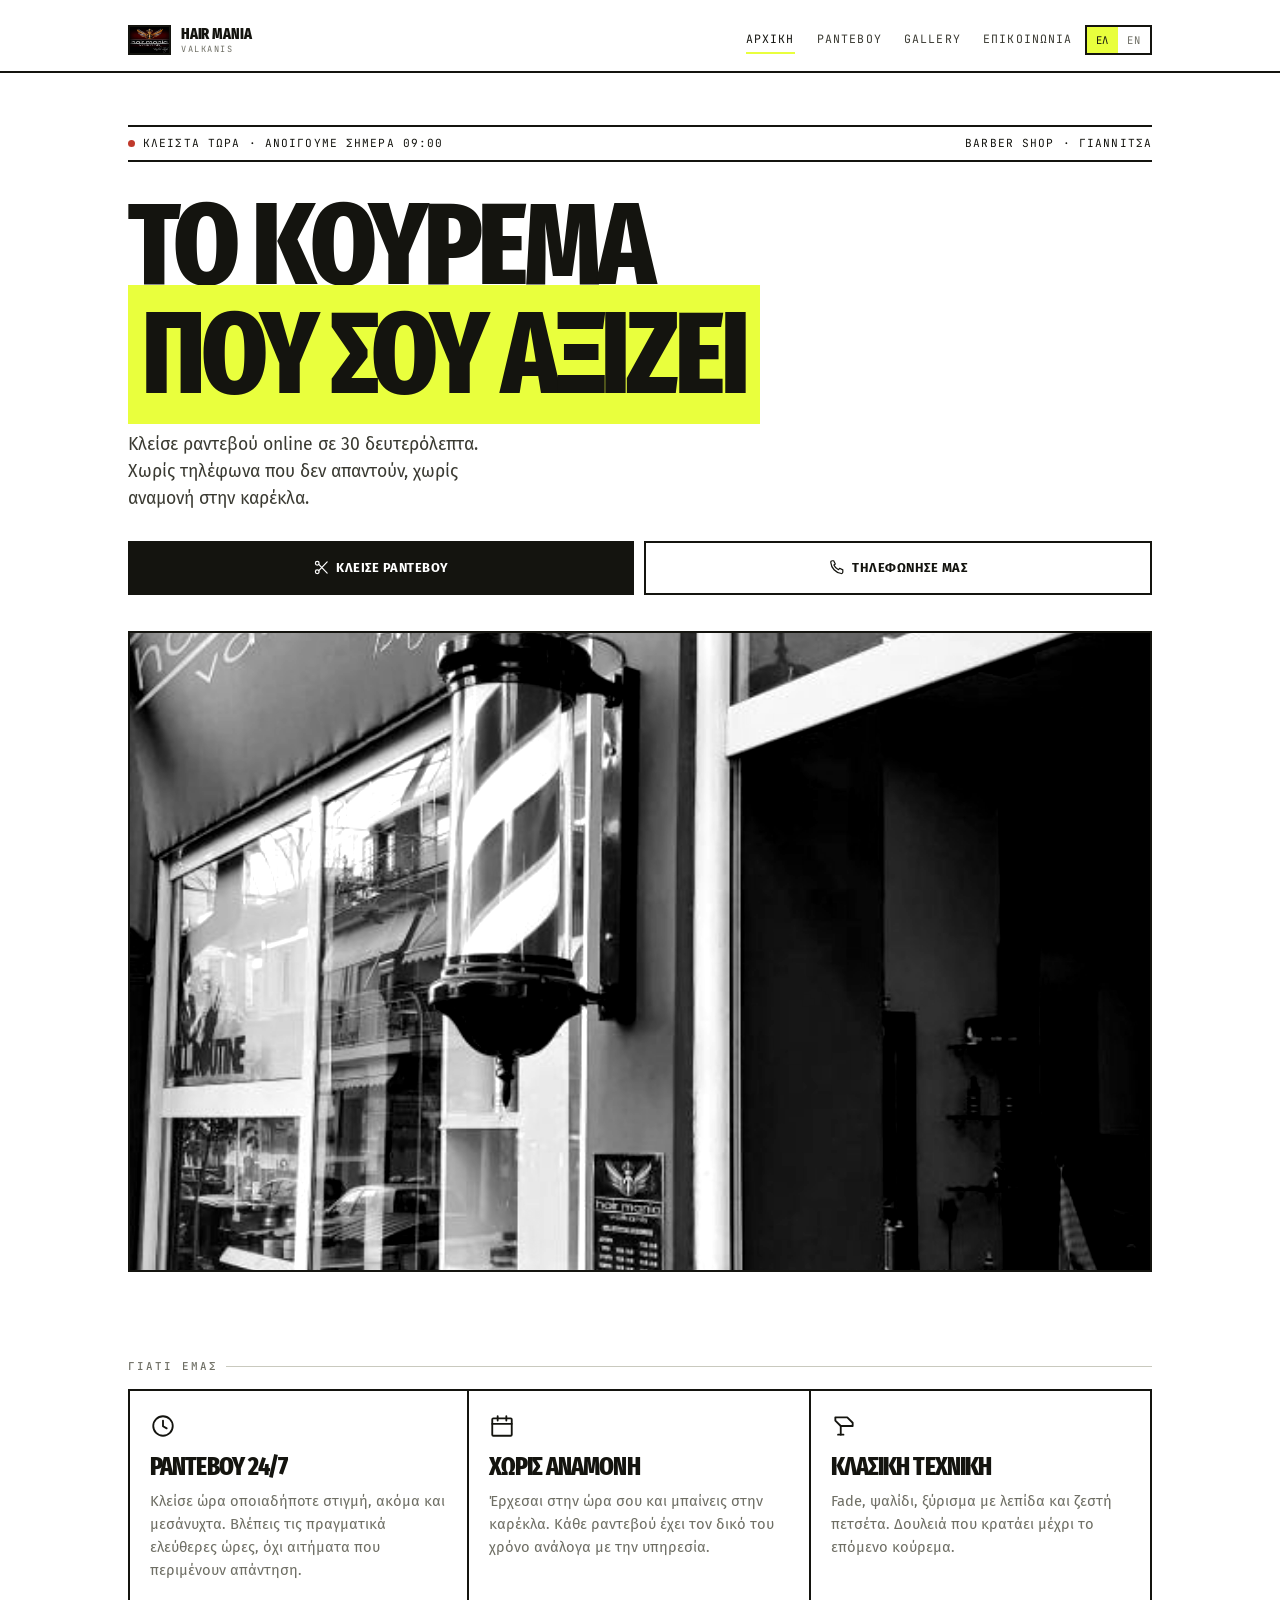
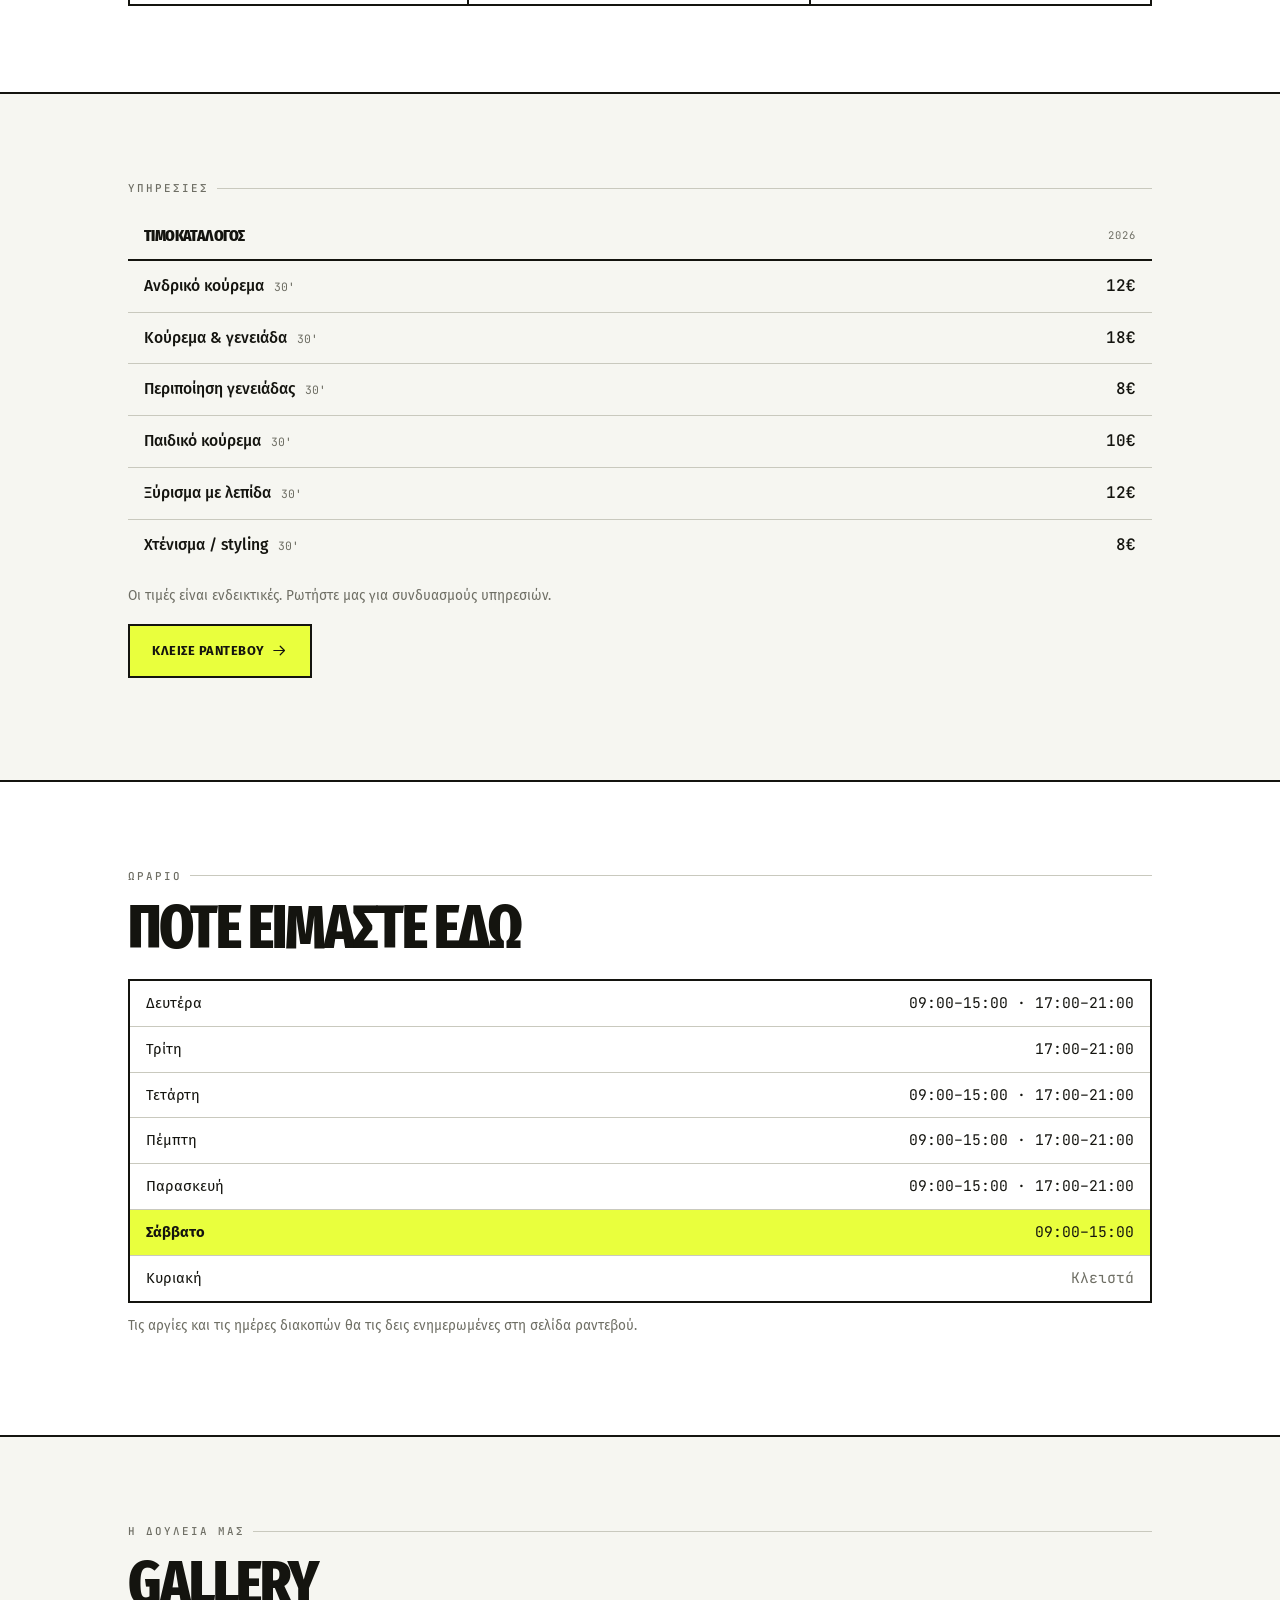
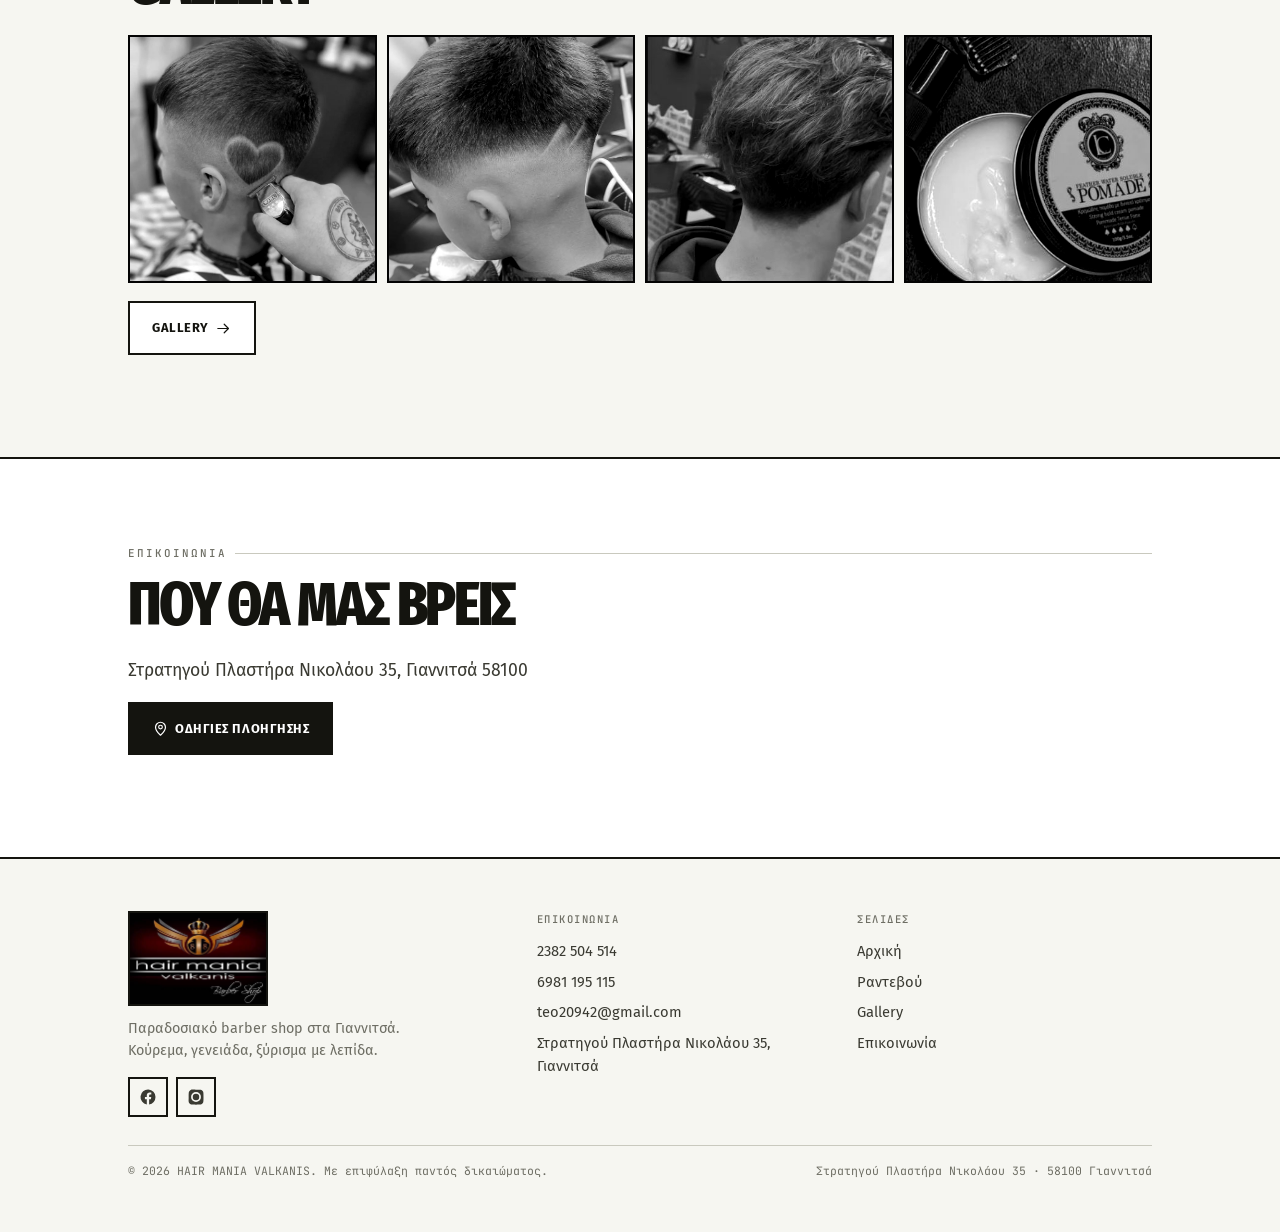
<file: index.html>
<!DOCTYPE html>
<html lang="el">
<head>
<meta charset="utf-8">
<meta name="viewport" content="width=device-width, initial-scale=1, viewport-fit=cover">
<title>HAIR MANIA VALKANIS — Barber Shop Γιαννιτσά | Online ραντεβού</title>
<meta name="description" content="Παραδοσιακό barber shop στα Γιαννιτσά. Κούρεμα, γενειάδα, ξύρισμα με λεπίδα. Κλείσε ραντεβού online σε 30 δευτερόλεπτα.">
<meta name="theme-color" content="#FFFFFF">
<link rel="icon" href="assets/img/logo.jpg">
<meta property="og:title" content="HAIR MANIA VALKANIS — Barber Shop Γιαννιτσά">
<meta property="og:description" content="Κλείσε ραντεβού online σε 30 δευτερόλεπτα.">
<meta property="og:image" content="assets/img/barbershop.jpg">
<meta property="og:type" content="website">
<link rel="preconnect" href="https://fonts.googleapis.com">
<link rel="preconnect" href="https://fonts.gstatic.com" crossorigin>
<link rel="stylesheet" href="assets/css/style.css">
<script type="application/ld+json">
{
  "@context": "https://schema.org",
  "@type": "HairSalon",
  "name": "HAIR MANIA VALKANIS",
  "image": "assets/img/logo.jpg",
  "telephone": "+302382504514",
  "email": "teo20942@gmail.com",
  "address": {
    "@type": "PostalAddress",
    "streetAddress": "Στρατηγού Πλαστήρα Νικολάου 35",
    "addressLocality": "Γιαννιτσά",
    "postalCode": "58100",
    "addressCountry": "GR"
  },
  "priceRange": "€€",
  "openingHoursSpecification": [
    {
      "@type": "OpeningHoursSpecification",
      "dayOfWeek": [
        "Monday",
        "Wednesday",
        "Thursday",
        "Friday",
        "Saturday"
      ],
      "opens": "09:00",
      "closes": "15:00"
    },
    {
      "@type": "OpeningHoursSpecification",
      "dayOfWeek": [
        "Monday",
        "Tuesday",
        "Wednesday",
        "Thursday",
        "Friday"
      ],
      "opens": "17:00",
      "closes": "21:00"
    }
  ]
}
</script>
</head>
<body data-page="home">
<a class="skip" href="#main" data-i18n="nav.skip"></a>
<header class="hdr" data-header></header>

<main id="main">

  <section class="hero">
    <div class="wrap">
      <div class="hero__kicker" data-status data-open="0">
        <span class="dot"></span><span data-status-text></span>
        <span style="margin-left:auto" data-i18n="hero.eyebrow"></span>
      </div>
      <h1><span data-i18n="hero.h1a"></span><br><span class="hl" data-i18n="hero.h1b"></span></h1>
      <p class="lead hero__sub" data-i18n="hero.sub"></p>
      <div class="hero__cta">
        <a class="btn btn--primary" href="rantevou.html" data-ico="scissors"><span data-i18n="hero.cta1"></span></a>
        <a class="btn btn--ghost" href="tel:+306981195115" data-ico="phone"><span data-i18n="hero.cta2"></span></a>
      </div>
      <div class="hero__shot"><img src="assets/img/barbershop.jpg" alt="" fetchpriority="high"></div>
    </div>
  </section>

  <section class="section">
    <div class="wrap">
      <p class="eyebrow" data-i18n="feat.eyebrow"></p>
      <div class="grid cards">
        <article class="card"><span data-ico-block="clock"></span><h3 data-i18n="feat.1t"></h3><p data-i18n="feat.1p"></p></article>
        <article class="card"><span data-ico-block="calendar"></span><h3 data-i18n="feat.2t"></h3><p data-i18n="feat.2p"></p></article>
        <article class="card"><span data-ico-block="razor"></span><h3 data-i18n="feat.3t"></h3><p data-i18n="feat.3p"></p></article>
      </div>
    </div>
  </section>

  <section class="section section--alt" id="prices">
    <div class="wrap">
      <p class="eyebrow" data-i18n="srv.eyebrow"></p>
      <div data-prices></div>
      <p class="muted" style="font-size:.85rem;margin-top:14px" data-i18n="srv.note"></p>
      <p style="margin-top:18px"><a class="btn btn--accent" href="rantevou.html" data-ico="arrow-after"><span data-i18n="srv.book"></span></a></p>
    </div>
  </section>

  <section class="section">
    <div class="wrap">
      <p class="eyebrow" data-i18n="hrs.eyebrow"></p>
      <h2 data-i18n="hrs.h2"></h2>
      <div class="hours" data-hours></div>
      <p class="muted" style="font-size:.85rem;margin-top:12px" data-i18n="hrs.note"></p>
    </div>
  </section>

  <section class="section section--alt">
    <div class="wrap">
      <p class="eyebrow" data-i18n="gal.eyebrow"></p>
      <h2 data-i18n="gal.h2"></h2>
      <div class="grid" style="grid-template-columns:repeat(auto-fit,minmax(148px,1fr));gap:10px">
        <img src="assets/img/haircut.jpg" alt="" loading="lazy" style="border:var(--bw) solid var(--line);aspect-ratio:1;object-fit:cover;filter:var(--img-filter)">
        <img src="assets/img/haircut2.jpg" alt="" loading="lazy" style="border:var(--bw) solid var(--line);aspect-ratio:1;object-fit:cover;filter:var(--img-filter)">
        <img src="assets/img/haircut1.jpg" alt="" loading="lazy" style="border:var(--bw) solid var(--line);aspect-ratio:1;object-fit:cover;filter:var(--img-filter)">
        <img src="assets/img/pomada.jpg" alt="" loading="lazy" style="border:var(--bw) solid var(--line);aspect-ratio:1;object-fit:cover;filter:var(--img-filter)">
      </div>
      <p style="margin-top:18px"><a class="btn btn--ghost" href="gallery.html" data-ico="arrow-after"><span data-i18n="nav.gallery"></span></a></p>
    </div>
  </section>

  <section class="section">
    <div class="wrap">
      <p class="eyebrow" data-i18n="ct.eyebrow"></p>
      <h2 data-i18n="ct.h2"></h2>
      <p class="lead" id="addr-line"></p>
      <p><a class="btn btn--primary" id="dir-btn" target="_blank" rel="noopener" href="#" data-ico="pin"><span data-i18n="ct.directions"></span></a></p>
    </div>
  </section>

</main>

<footer class="ftr" data-footer></footer>
<nav class="bar" data-bar aria-label="Quick actions"></nav>

<script src="assets/js/config.js"></script>
<script src="assets/js/i18n.js"></script>
<script src="assets/js/db.js"></script>
<script src="assets/js/app.js" defer></script>
<script>
document.addEventListener('DOMContentLoaded', function () {
  var b = CONFIG.business;
  document.getElementById('addr-line').textContent = b.address.street + ', ' + b.address.city + ' ' + b.address.postcode;
  document.getElementById('dir-btn').href = HMV.mapsLink();

  /* εικονίδια */
  document.querySelectorAll('[data-ico]').forEach(function (el) {
    var n = el.getAttribute('data-ico');
    if (n.slice(-6) === '-after') el.insertAdjacentHTML('beforeend', HMV.icon(n.slice(0, -6)));
    else el.insertAdjacentHTML('afterbegin', HMV.icon(n));
  });
  document.querySelectorAll('[data-ico-block]').forEach(function (el) {
    el.innerHTML = HMV.icon(el.getAttribute('data-ico-block'), 'card__ico');
  });
});
</script>
</body>
</html>
</file>
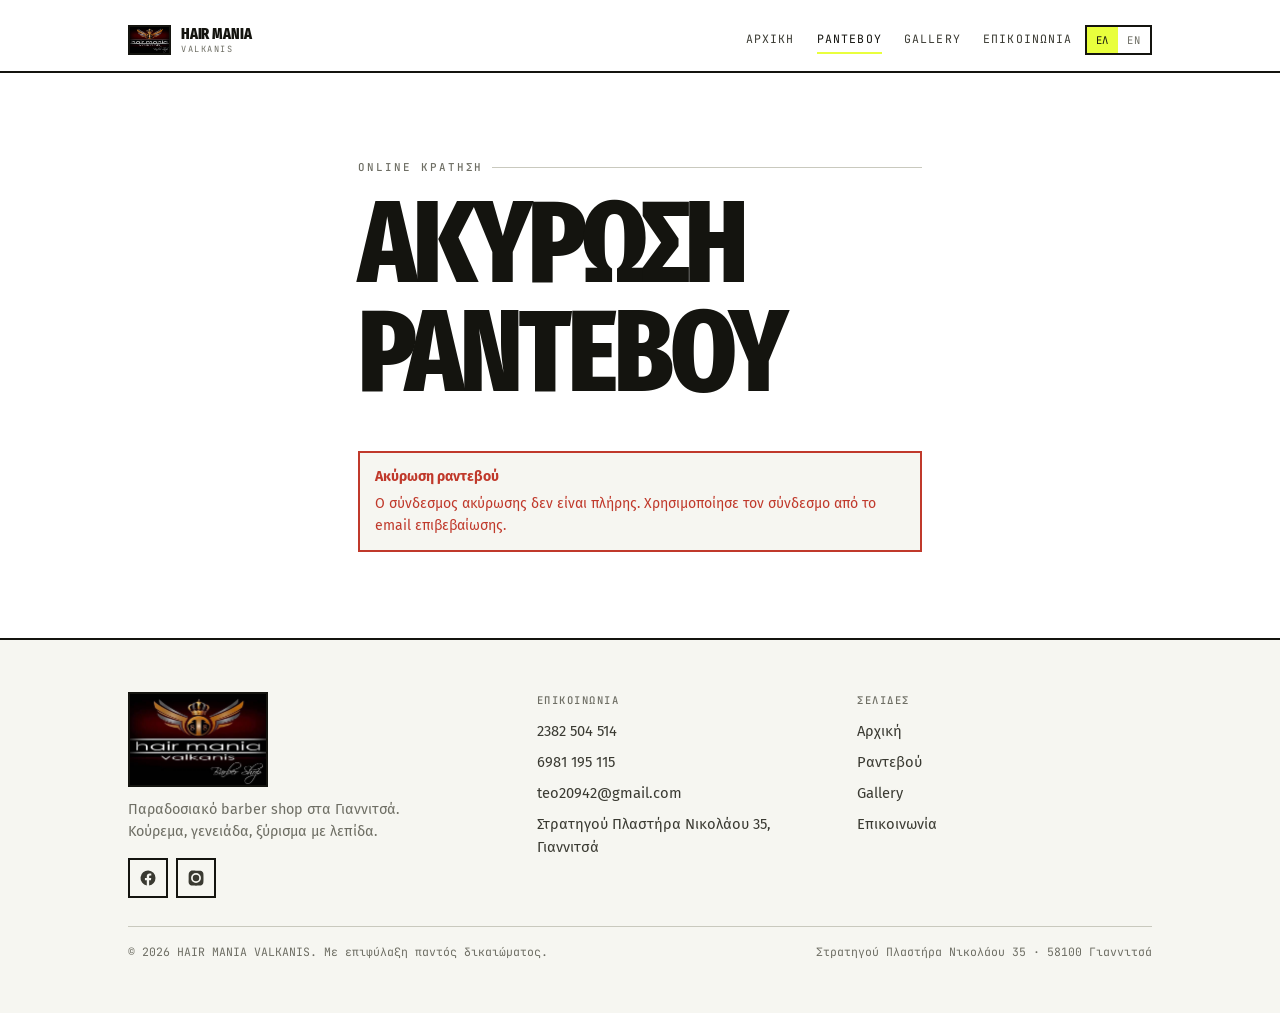
<file: akyrosi.html>
<!DOCTYPE html>
<html lang="el">
<head>
<meta charset="utf-8">
<meta name="viewport" content="width=device-width, initial-scale=1, viewport-fit=cover">
<title>Ακύρωση ραντεβού — HAIR MANIA VALKANIS</title>
<meta name="robots" content="noindex,nofollow">
<meta name="theme-color" content="#FFFFFF">
<link rel="icon" href="assets/img/logo.jpg">
<link rel="preconnect" href="https://fonts.googleapis.com">
<link rel="preconnect" href="https://fonts.gstatic.com" crossorigin>
<link rel="stylesheet" href="assets/css/style.css">
</head>
<body data-page="book">
<a class="skip" href="#main" data-i18n="nav.skip"></a>
<header class="hdr" data-header></header>

<main id="main" class="section">
  <div class="wrap" style="max-width:620px">
    <p class="eyebrow" data-i18n="bk.eyebrow"></p>
    <h1 data-i18n="cx.h2"></h1>
    <div id="cx" style="margin-top:22px"></div>
  </div>
</main>

<footer class="ftr" data-footer></footer>
<nav class="bar" data-bar aria-label="Quick actions"></nav>

<script src="assets/js/config.js"></script>
<script src="assets/js/i18n.js"></script>
<script src="assets/js/db.js"></script>
<script src="assets/js/app.js" defer></script>
<script src="assets/js/cancel.js" defer></script>
</body>
</html>
</file>
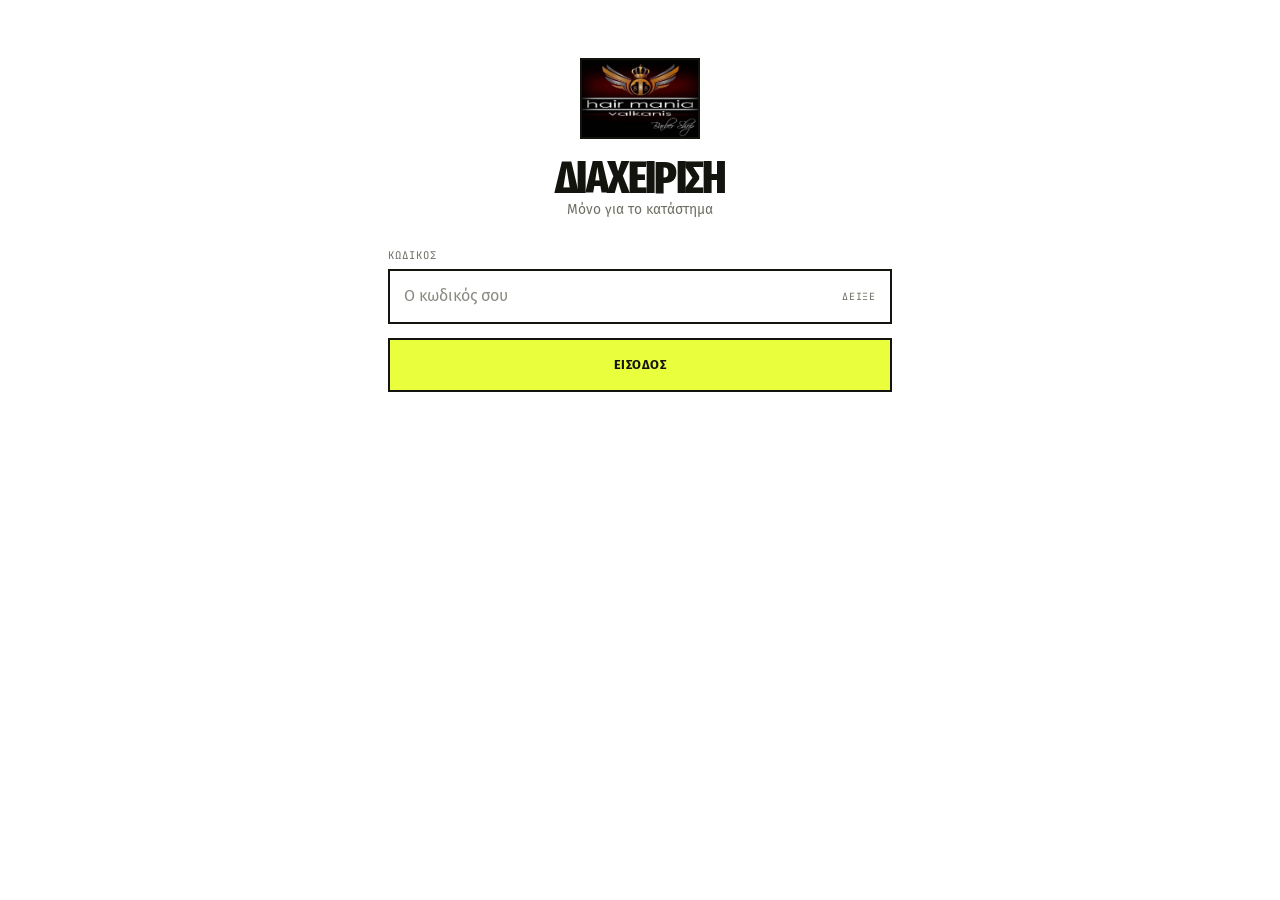
<file: diaxeirisi.html>
<!DOCTYPE html>
<html lang="el">
<head>
<meta charset="utf-8">
<meta name="viewport" content="width=device-width, initial-scale=1, viewport-fit=cover">
<title>Διαχείριση — HAIR MANIA VALKANIS</title>
<meta name="robots" content="noindex,nofollow">
<meta name="theme-color" content="#14140F">
<link rel="icon" href="assets/img/logo.jpg">
<link rel="preconnect" href="https://fonts.googleapis.com">
<link rel="preconnect" href="https://fonts.gstatic.com" crossorigin>
<link rel="stylesheet" href="assets/css/style.css">
</head>
<body data-page="admin">

<main id="main" class="section" style="padding-block:0">
  <div class="wrap" style="max-width:560px;padding-top:18px">

    <!-- ΚΛΕΙΔΩΜΑ -->
    <div id="gate">
      <div style="text-align:center;margin:40px 0 26px">
        <img src="assets/img/logo.jpg" alt="" width="120" style="margin:0 auto 18px;border:2px solid var(--line)">
        <h1 style="font-size:clamp(2rem,8vw,2.8rem);margin:0">ΔΙΑΧΕΙΡΙΣΗ</h1>
        <p class="muted" style="font-size:.86rem">Μόνο για το κατάστημα</p>
      </div>
      <div class="field">
        <label for="pw">Κωδικός</label>
        <!-- ΧΩΡΙΣ inputmode="numeric": έβγαζε αριθμητικό πληκτρολόγιο στο
             κινητό, οπότε ο κωδικός με γράμματα ήταν αδύνατο να γραφτεί. -->
        <div class="field__pw">
          <input id="pw" type="password" autocomplete="current-password"
                 autocapitalize="off" autocorrect="off" spellcheck="false" placeholder="Ο κωδικός σου">
          <button type="button" id="pw-eye" class="field__eye" aria-label="Δείξε τον κωδικό">ΔΕΙΞΕ</button>
        </div>
        <p class="field__err" id="pw-err" style="display:none">Λάθος κωδικός</p>
      </div>
      <button class="btn btn--accent btn--wide" id="gate-go">ΕΙΣΟΔΟΣ</button>
    </div>

    <!-- ΠΙΝΑΚΑΣ -->
    <div id="panel" hidden>
      <div class="adm__warn" id="adm-warn" hidden>
        <b>Ο κωδικός είναι ακόμα ο εργοστασιακός (1234).</b>
        <span>Όποιος βρει τη διεύθυνση βλέπει ονόματα και τηλέφωνα πελατών.</span>
        <button class="btn btn--wide" id="adm-warn-go">ΑΛΛΑΞΕ ΤΟΝ ΤΩΡΑ</button>
      </div>

      <div class="adm__tabs" role="tablist">
        <button class="adm__tab" id="tab-day" role="tab" aria-selected="true">ΜΕΡΑ</button>
        <button class="adm__tab" id="tab-week" role="tab" aria-selected="false">ΕΒΔΟΜΑΔΑ</button>
        <button class="adm__today" id="adm-today">ΣΗΜΕΡΑ</button>
      </div>

      <div class="adm__top">
        <div class="adm__pick">
          <!-- Το διάφανο input κάθεται ΠΑΝΩ στο κείμενο της ημερομηνίας:
               στο κινητό το πάτημα φτάνει στο ίδιο το πεδίο, που είναι ο
               μόνος τρόπος να ανοίξει ο επιλογέας του iOS. -->
          <div class="adm__dateWrap">
            <span class="adm__date" id="adm-date"></span>
            <input type="date" id="adm-jump" aria-label="Διάλεξε ημερομηνία">
          </div>
          <div class="adm__sub" id="adm-sub"></div>
        </div>
        <button class="cal__nav" id="adm-prev" aria-label="Προηγούμενο"></button>
        <button class="cal__nav" id="adm-next" aria-label="Επόμενο"></button>
      </div>

      <div id="adm-list"></div>
      <div id="adm-week" hidden></div>

      <div class="adm__actions">
        <button class="btn btn--primary btn--wide" id="adm-walkin">+ ΝΕΟ ΡΑΝΤΕΒΟΥ</button>
        <button class="btn btn--block btn--wide" id="adm-block">ΜΠΛΟΚΑΡΕ ΩΡΕΣ</button>
        <button class="btn btn--off btn--wide" id="adm-closeday">ΔΙΑΚΟΠΕΣ / ΡΕΠΟ</button>
      </div>

      <p class="muted" style="font-size:.72rem;margin-top:22px;text-align:center">
        Συνδεδεμένο με το βιβλίο ραντεβού του καταστήματος.<br>
        Ό,τι γράφεις εδώ το βλέπουν όλοι, αμέσως.
      </p>
      <p style="text-align:center;margin-top:10px;display:flex;gap:8px;justify-content:center">
        <button class="btn btn--ghost" id="adm-pin" style="padding:8px 16px;font-size:.7rem">ΑΛΛΑΞΕ ΚΩΔΙΚΟ</button>
        <button class="btn btn--ghost" id="adm-out" style="padding:8px 16px;font-size:.7rem">ΕΞΟΔΟΣ</button>
      </p>
    </div>

  </div>
</main>

<!-- φύλλο ενεργειών -->
<div class="sheet" id="sheet" hidden>
  <div class="sheet__box">
    <div class="sheet__hd"><b id="sheet-title"></b>
      <button class="cal__nav" id="sheet-x" aria-label="Κλείσιμο"></button></div>
    <div class="sheet__bd" id="sheet-body"></div>
  </div>
</div>

<script src="assets/js/config.js"></script>
<script src="assets/js/i18n.js"></script>
<script src="assets/js/db.js"></script>
<script src="assets/js/app.js" defer></script>
<script src="assets/js/admin.js" defer></script>
</body>
</html>
</file>
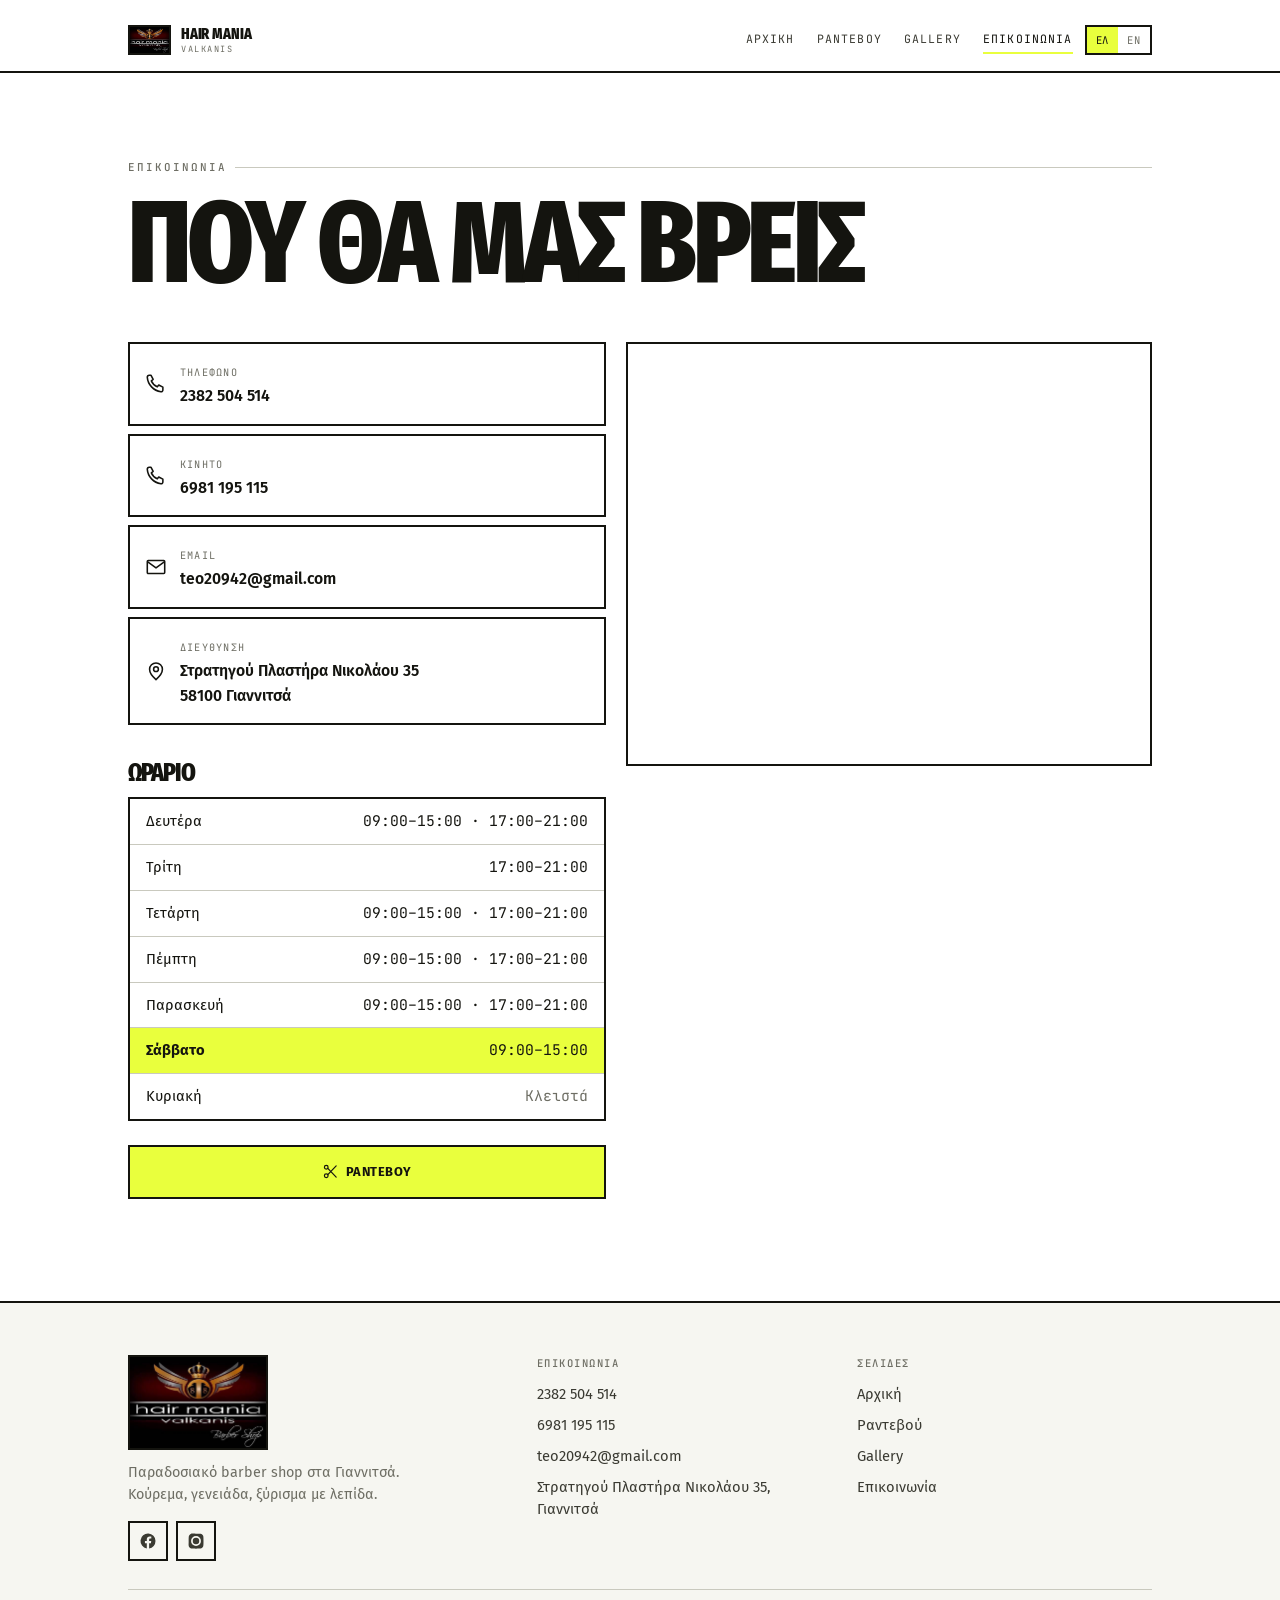
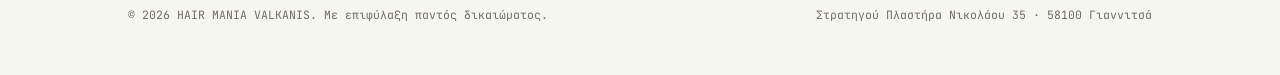
<file: epikoinonia.html>
<!DOCTYPE html>
<html lang="el">
<head>
<meta charset="utf-8">
<meta name="viewport" content="width=device-width, initial-scale=1, viewport-fit=cover">
<title>Επικοινωνία — HAIR MANIA VALKANIS, Γιαννιτσά</title>
<meta name="description" content="Στρατηγού Πλαστήρα Νικολάου 35, Γιαννιτσά 58100. Τηλέφωνα, email, χάρτης και ωράριο του HAIR MANIA VALKANIS.">
<meta name="theme-color" content="#FFFFFF">
<link rel="icon" href="assets/img/logo.jpg">
<link rel="preconnect" href="https://fonts.googleapis.com">
<link rel="preconnect" href="https://fonts.gstatic.com" crossorigin>
<link rel="stylesheet" href="assets/css/style.css">
</head>
<body data-page="contact">
<a class="skip" href="#main" data-i18n="nav.skip"></a>
<header class="hdr" data-header></header>

<main id="main" class="section">
  <div class="wrap">
    <p class="eyebrow" data-i18n="ct.eyebrow"></p>
    <h1 data-i18n="ct.h2"></h1>

    <div class="grid contact-grid" style="margin-top:26px">
      <div>
        <div id="ct-tiles"></div>

        <h3 style="margin-top:34px" data-i18n="hrs.eyebrow"></h3>
        <div class="hours" data-hours></div>

        <p style="margin-top:24px">
          <a class="btn btn--accent btn--wide" href="rantevou.html" data-ico="scissors"><span data-i18n="nav.book"></span></a>
        </p>
      </div>

      <div class="map">
        <iframe id="ct-map" loading="lazy" referrerpolicy="no-referrer-when-downgrade"
                data-i18n-attr="title:ct.map_title" allowfullscreen></iframe>
      </div>
    </div>
  </div>
</main>

<footer class="ftr" data-footer></footer>
<nav class="bar" data-bar aria-label="Quick actions"></nav>

<script src="assets/js/config.js"></script>
<script src="assets/js/i18n.js"></script>
<script src="assets/js/db.js"></script>
<script src="assets/js/app.js" defer></script>
<script>
document.addEventListener('DOMContentLoaded', function () {
  var b = CONFIG.business, t = HMV.t;

  function tile(icon, k, v, href, ext) {
    return '<a class="ctile" href="' + href + '"' + (ext ? ' target="_blank" rel="noopener"' : '') + '>' +
      HMV.icon(icon, 'ctile__ico') +
      '<span><span class="ctile__k">' + k + '</span><br><span class="ctile__v">' + v + '</span></span></a>';
  }

  function render() {
    var t = HMV.t;
    var box = document.getElementById('ct-tiles');
    if (!box) return;   /* η σελίδα δεν είναι πια στην οθόνη */
    box.innerHTML =
      tile('phone', t('ct.phone'),  HMV.fmtPhone(b.phones[0]), 'tel:' + HMV.telHref(b.phones[0])) +
      tile('phone', t('ct.mobile'), HMV.fmtPhone(b.phones[1]), 'tel:' + HMV.telHref(b.phones[1])) +
      tile('mail', t('ct.email'),  b.email, 'mailto:' + b.email) +
      tile('pin', t('ct.address'),
           b.address.street + '<br>' + b.address.postcode + ' ' + b.address.city,
           HMV.mapsLink(), true);
  }

  document.getElementById('ct-map').src =
    'https://www.google.com/maps?q=' + encodeURIComponent(b.mapsQuery) + '&hl=el&z=16&output=embed';

  document.querySelectorAll('[data-ico]').forEach(function(x){ x.insertAdjacentHTML('afterbegin', HMV.icon(x.getAttribute('data-ico'))); });
  render();
  document.addEventListener('langchange', render);
});
</script>
</body>
</html>
</file>
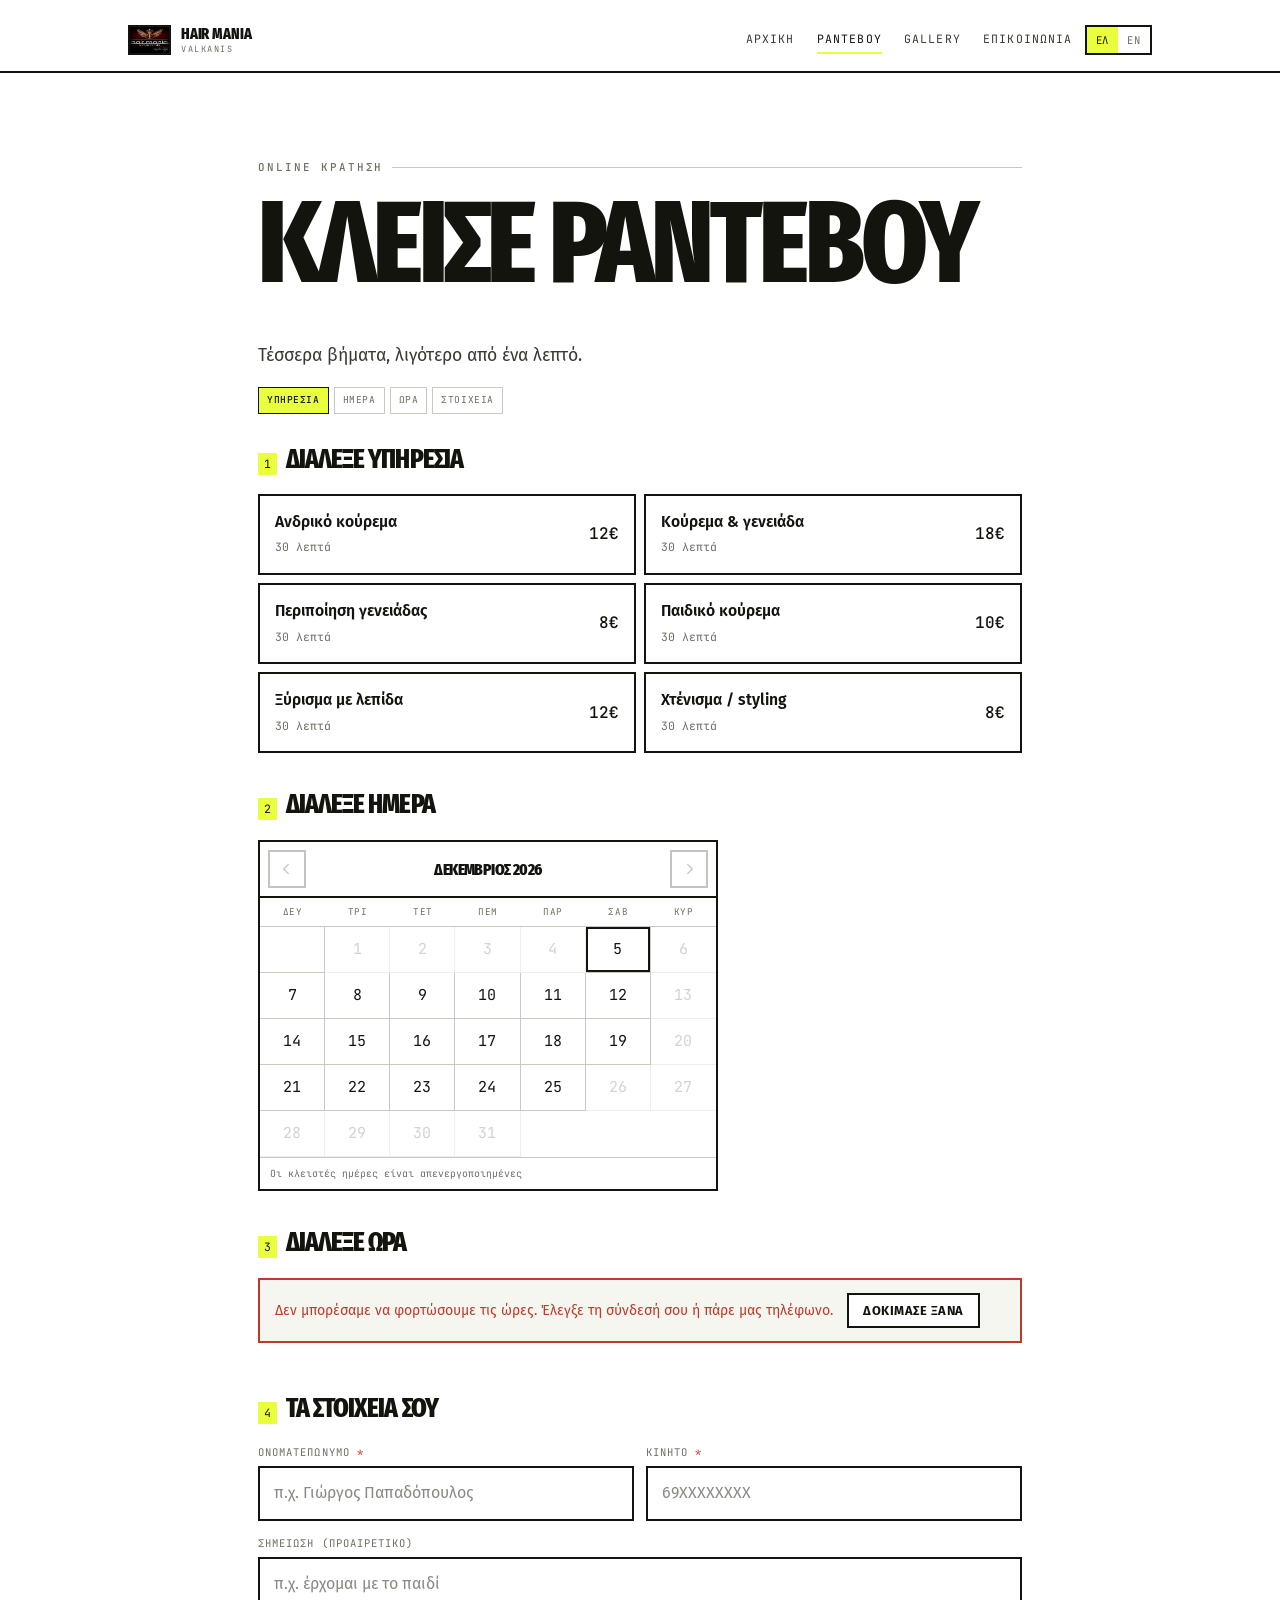
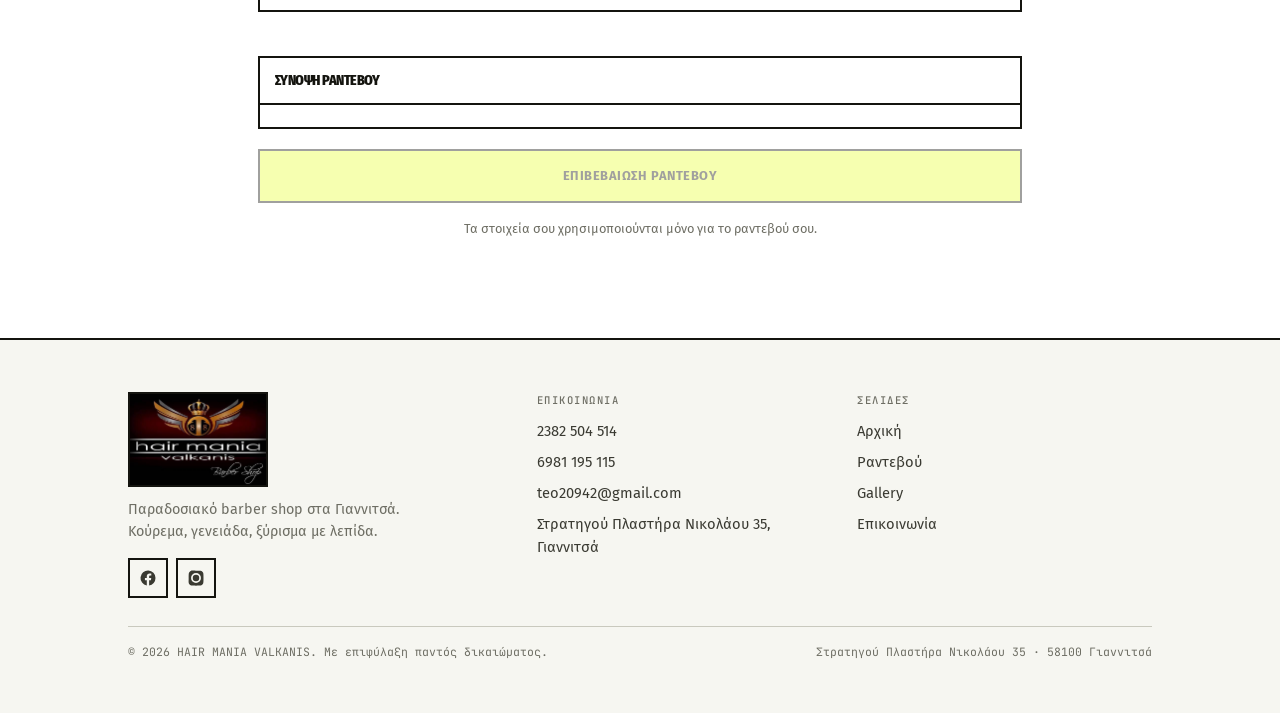
<file: rantevou.html>
<!DOCTYPE html>
<html lang="el">
<head>
<meta charset="utf-8">
<meta name="viewport" content="width=device-width, initial-scale=1, viewport-fit=cover">
<title>Κλείσε ραντεβού — HAIR MANIA VALKANIS</title>
<meta name="description" content="Κλείσε online ραντεβού στο HAIR MANIA VALKANIS στα Γιαννιτσά. Δες τις πραγματικά ελεύθερες ώρες και κλείσε σε λιγότερο από ένα λεπτό.">
<meta name="theme-color" content="#FFFFFF">
<meta name="robots" content="index,follow">
<link rel="icon" href="assets/img/logo.jpg">
<link rel="preconnect" href="https://fonts.googleapis.com">
<link rel="preconnect" href="https://fonts.gstatic.com" crossorigin>
<link rel="stylesheet" href="assets/css/style.css">
</head>
<body data-page="book">
<a class="skip" href="#main" data-i18n="nav.skip"></a>
<header class="hdr" data-header></header>

<main id="main" class="section">
  <div class="wrap" style="max-width:820px">

    <p class="eyebrow" data-i18n="bk.eyebrow"></p>
    <h1 data-i18n="bk.h2"></h1>
    <p class="lead" data-i18n="bk.sub"></p>

    <div id="bk-wizard">
      <div class="steps" aria-hidden="true">
        <div class="step" data-state="active"><span data-i18n="bk.step1"></span></div>
        <div class="step"><span data-i18n="bk.step2"></span></div>
        <div class="step"><span data-i18n="bk.step3"></span></div>
        <div class="step"><span data-i18n="bk.step4"></span></div>
      </div>

      <form id="bk" novalidate>

        <fieldset id="fs-1">
          <legend><span class="n">1</span><span data-i18n="bk.l1"></span></legend>
          <div class="opts" id="bk-services"></div>
        </fieldset>

        <fieldset id="fs-2">
          <legend><span class="n">2</span><span data-i18n="bk.l2"></span></legend>
          <div id="bk-days"></div>
        </fieldset>

        <!-- Όχι στην κορυφή: εκεί το έβλεπε κάποιος πριν καν κοιτάξει
             ημερομηνία και έφευγε νομίζοντας ότι το μαγαζί είναι κλειστό. -->
        <div class="vac" id="bk-vac" data-show="false">
          <img src="assets/img/vacation.jpg" alt="">
          <div>
            <h3 data-i18n="vac.title"></h3>
            <p id="bk-vac-text"></p>
            <p class="muted" style="font-size:.86rem;margin-top:4px" data-i18n="vac.body"></p>
          </div>
        </div>

        <fieldset id="fs-3">
          <legend><span class="n">3</span><span data-i18n="bk.l3"></span></legend>
          <div id="bk-slots" aria-live="polite"></div>
          <p class="hint" id="bk-slots-msg" hidden></p>
        </fieldset>

        <fieldset id="fs-4">
          <legend><span class="n">4</span><span data-i18n="bk.l4"></span></legend>

          <div class="field-row">
            <div class="field">
              <label for="f-name"><span data-i18n="bk.name"></span> <span class="req">*</span></label>
              <input id="f-name" name="name" type="text" autocomplete="name" required
                     data-i18n-attr="placeholder:bk.name_ph">
              <p class="field__err" data-i18n="bk.err_name"></p>
            </div>
            <div class="field">
              <label for="f-phone"><span data-i18n="bk.phone"></span> <span class="req">*</span></label>
              <input id="f-phone" name="phone" type="tel" inputmode="numeric" autocomplete="tel" required
                     data-i18n-attr="placeholder:bk.phone_ph">
              <p class="field__err" data-i18n="bk.err_phone"></p>
            </div>
          </div>

          <div class="field" id="f-email-field">
            <label for="f-email" data-i18n="bk.email"></label>
            <input id="f-email" name="email" type="email" autocomplete="email"
                   data-i18n-attr="placeholder:bk.email_ph">
            <p class="field__err" data-i18n="bk.err_email"></p>
          </div>

          <div class="field">
            <label for="f-notes" data-i18n="bk.notes"></label>
            <input id="f-notes" name="notes" type="text" maxlength="140"
                   data-i18n-attr="placeholder:bk.notes_ph">
          </div>
        </fieldset>

        <div class="summary" id="bk-summary"></div>

        <p class="hint hint--err" id="bk-error" hidden></p>

        <p style="margin-top:20px">
          <button type="submit" class="btn btn--accent btn--wide" id="bk-submit" disabled data-i18n="bk.submit"></button>
        </p>
        <p class="muted center" style="font-size:.8rem" data-i18n="bk.privacy"></p>
      </form>
    </div>

    <div id="bk-done" hidden></div>

  </div>
</main>

<footer class="ftr" data-footer></footer>
<!-- Καμία κολλημένη μπάρα εδώ. Ο επισκέπτης ήρθε για ένα πράγμα και το
     κάνει μέσα στη σελίδα· οτιδήποτε τον ακολουθεί είναι θόρυβος. -->

<!-- Τελευταίος έλεγχος πριν κλείσει η ώρα. Δεν είναι γραφειοκρατία:
     εδώ πιάνεται το λάθος ψηφίο στο τηλέφωνο και η λάθος μέρα. -->
<div class="sheet" id="bk-sheet" hidden>
  <div class="sheet__box" role="dialog" aria-modal="true" aria-labelledby="bk-sheet-title">
    <div class="sheet__hd"><b id="bk-sheet-title"></b>
      <button class="cal__nav" id="bk-sheet-x" type="button" aria-label="Κλείσιμο"></button></div>
    <div class="sheet__bd" id="bk-sheet-body"></div>
  </div>
</div>

<script src="assets/js/config.js"></script>
<script src="assets/js/i18n.js"></script>
<script src="assets/js/db.js"></script>
<script src="assets/js/app.js" defer></script>
<script src="assets/js/ics.js" defer></script>
<script src="assets/js/booking.js" defer></script>
</body>
</html>
</file>
<file: assets/css/style.css>
/* =============================================================
   Barber booking — design system
   Τρία θέματα. Αλλάζεις με CONFIG.theme στο config.js
   ή προσωρινά με ?theme=a / ?theme=b / ?theme=c στο URL.

     c  TICKET        (ενεργό)  άσπρο / μαύρο / acid κίτρινο
     a  EDITORIAL     χαρτί / μελάνι / κόκκινο-πορτοκαλί
     b  WARM ANALOG   εσπρέσο / κρεμ / φασκόμηλο
   ============================================================= */

/* ---------- ΘΕΜΑ C — TICKET (προεπιλογή) ---------- */
:root,
[data-theme="c"] {
  --bg:        #FFFFFF;
  --surface:   #F6F6F1;
  --surface-2: #ECECE4;
  --ink:       #14140F;
  --ink-soft:  #3A3A32;
  --muted:     #6E6E64;
  --line:      #14140F;
  --line-soft: #C9C9BE;
  --accent:    #E9FF3D;
  --on-accent: #14140F;
  --invert-bg: #14140F;
  --invert-ink:#FFFFFF;
  --ok:        #2F7D4F;
  --err:       #C0392B;
  --warn:      #9A6B00;

  --ff-disp: 'Fira Sans Extra Condensed', 'Arial Narrow', system-ui, sans-serif;
  --ff-body: 'Fira Sans', system-ui, -apple-system, sans-serif;
  --ff-num:  'JetBrains Mono', ui-monospace, SFMono-Regular, Menlo, monospace;

  --disp-w: 800;
  --disp-ls: -0.035em;
  --disp-tt: uppercase;
  --bw: 2px;
  --r: 0px;
  --r-pill: 0px;
  --shadow: none;
  --hero-filter: grayscale(1) contrast(1.25) brightness(1.05);
  --img-filter: grayscale(1) contrast(1.15);
  --header-h: 52px;
}

/* ---------- ΘΕΜΑ A — EDITORIAL BONE ---------- */
[data-theme="a"] {
  --bg:        #F2EEE6;
  --surface:   #E9E4D9;
  --surface-2: #DED8CA;
  --ink:       #14120F;
  --ink-soft:  #4A443C;
  --muted:     #7A7268;
  --line:      #14120F;
  --line-soft: #D3CCBE;
  --accent:    #E4431F;
  --on-accent: #FFFFFF;
  --invert-bg: #14120F;
  --invert-ink:#F2EEE6;
  --ok:        #3F7A55;
  --err:       #B03A28;
  --warn:      #9A6B00;

  --ff-disp: 'Commissioner', system-ui, sans-serif;
  --ff-body: 'Commissioner', system-ui, sans-serif;
  --ff-num:  'Commissioner', system-ui, sans-serif;

  --disp-w: 800;
  --disp-ls: -0.03em;
  --disp-tt: none;
  --bw: 1px;
  --r: 0px;
  --r-pill: 999px;
  --shadow: none;
  --hero-filter: grayscale(1) contrast(1.12);
  --img-filter: grayscale(0.15) contrast(1.04);
}

/* ---------- ΘΕΜΑ B — WARM ANALOG ---------- */
[data-theme="b"] {
  --bg:        #1E1713;
  --surface:   #251C17;
  --surface-2: #2E241D;
  --ink:       #E8DCC8;
  --ink-soft:  #C3B7A4;
  --muted:     #9E9182;
  --line:      #4A3D31;
  --line-soft: #33291F;
  --accent:    #8FAF86;
  --on-accent: #14140F;
  --invert-bg: #E8DCC8;
  --invert-ink:#1E1713;
  --ok:        #8FAF86;
  --err:       #D08A7E;
  --warn:      #D6A75F;

  --ff-disp: 'Alegreya', Georgia, serif;
  --ff-body: 'Manrope', system-ui, sans-serif;
  --ff-num:  'Manrope', system-ui, sans-serif;

  --disp-w: 500;
  --disp-ls: -0.015em;
  --disp-tt: none;
  --bw: 1px;
  --r: 3px;
  --r-pill: 999px;
  --shadow: 0 18px 40px -28px rgba(0,0,0,.8);
  --hero-filter: sepia(.42) saturate(.72) brightness(.86) contrast(1.05);
  --img-filter: sepia(.28) saturate(.85) brightness(.95);
}

/* ============================================================= */

*, *::before, *::after { box-sizing: border-box; }

html { -webkit-text-size-adjust: 100%; scroll-behavior: smooth; }

body {
  margin: 0;
  background: var(--bg);
  color: var(--ink);
  font-family: var(--ff-body);
  font-size: 16px;
  line-height: 1.55;
  overflow-x: hidden;
}
@media (prefers-reduced-motion: reduce) {
  html { scroll-behavior: auto; }
  *, *::before, *::after { animation-duration: .001ms !important; transition-duration: .001ms !important; }
}

img { max-width: 100%; display: block; }
a { color: inherit; }
button { font: inherit; color: inherit; }
svg { display: block; }

/* ---------- τυπογραφία ---------- */
h1, h2, h3 {
  font-family: var(--ff-disp);
  font-weight: var(--disp-w);
  letter-spacing: var(--disp-ls);
  text-transform: var(--disp-tt);
  line-height: 0.94;
  margin: 0 0 .38em;
}
h1 { font-size: clamp(2.9rem, 12.5vw, 5.2rem); }
h2 { font-size: clamp(1.9rem, 7.5vw, 3rem); }
h3 { font-size: clamp(1.1rem, 4vw, 1.45rem); line-height: 1.1; }
/* Η Fira Sans Extra Condensed είναι πολύ στενή — σηκώνει μεγαλύτερο μέγεθος. */
[data-theme="c"] h1 { font-size: clamp(3.6rem, 17vw, 7.2rem); }
[data-theme="c"] h2 { font-size: clamp(2.3rem, 9.5vw, 3.8rem); }
[data-theme="c"] h3 { font-size: clamp(1.2rem, 4.4vw, 1.6rem); }
/* Τα πεζά ελληνικά έχουν τόνους — χρειάζονται αέρα, αλλιώς τους κόβει
   το από πάνω μπλοκ. Μόνο το θέμα C είναι κεφαλαία, οπότε σφίγγει. */
[data-theme="a"] h1, [data-theme="a"] h2, [data-theme="a"] h3 { line-height: 1.06; }
[data-theme="b"] h1, [data-theme="b"] h2, [data-theme="b"] h3 { line-height: 1.06; }
p { margin: 0 0 1em; }

.lead { font-size: clamp(.98rem, 3.5vw, 1.1rem); color: var(--ink-soft); max-width: 40ch; text-wrap: pretty; }
.muted { color: var(--muted); }
.num { font-family: var(--ff-num); font-variant-numeric: tabular-nums; }

.eyebrow {
  font-family: var(--ff-num);
  font-size: .68rem; font-weight: 500; letter-spacing: .18em;
  text-transform: uppercase; color: var(--muted);
  display: flex; align-items: center; gap: .8em; margin: 0 0 .9rem;
}
.eyebrow::after { content: ''; flex: 1; height: 1px; background: var(--line-soft); }
.eyebrow.center { justify-content: center; }
.eyebrow.center::after { display: none; }
[data-theme="a"] .eyebrow { color: var(--accent); font-weight: 600; }

/* ---------- διάταξη ---------- */
.wrap { width: 100%; max-width: 1080px; margin-inline: auto; padding-inline: clamp(16px, 4.5vw, 28px); }
.section { padding-block: clamp(46px, 10vw, 86px); }
.section--alt { background: var(--surface); border-block: var(--bw) solid var(--line); }
.center { text-align: center; }
.grid { display: grid; gap: clamp(14px, 3vw, 20px); }

/* ---------- header ---------- */
.hdr { position: sticky; top: 0; z-index: 60; background: var(--bg); border-bottom: var(--bw) solid var(--line); }
/* Σε μεγάλη οθόνη υπάρχει χώρος· στο κινητό η μπάρα έτρωγε ύψος από το
   περιεχόμενο χωρίς λόγο. */
@media (min-width: 880px) { :root { --header-h: 62px; } }
/* Σε iPhone με εγκοπή η μπάρα κολλούσε στο πάνω άκρο και το «burger» δεν
   είχε αέρα από πάνω. Το inset είναι 0 όπου δεν χρειάζεται. */
/* Το env(safe-area-inset-top) είναι 0 σε iPhone χωρίς εγκοπή και σε
   Android, οπότε από μόνο του δεν άλλαζε τίποτα. Το max() εγγυάται
   πραγματικό κενό παντού, και παραπάνω όπου υπάρχει εγκοπή. */
.hdr { padding-top: max(9px, env(safe-area-inset-top)); }
.drawer { top: calc(var(--header-h) + max(9px, env(safe-area-inset-top))); }
.hdr__in {
  height: var(--header-h);
  display: flex; align-items: center; gap: 12px;
  max-width: 1080px; margin-inline: auto; padding-inline: clamp(16px, 4.5vw, 28px);
}
.brand { display: flex; align-items: center; gap: 10px; text-decoration: none; margin-right: auto; min-width: 0; }
/* object-fit: contain ώστε το σήμα να μη στραβώσει ποτέ, όποιες κι αν
   είναι οι διαστάσεις του αρχείου που θα ανεβάσει ο ιδιοκτήτης. */
.brand img { height: 30px; width: auto; object-fit: contain; border: var(--bw) solid var(--line); border-radius: var(--r); }
[data-theme="a"] .brand img { border: 0; mix-blend-mode: multiply; }
[data-theme="b"] .brand img { border: 0; border-radius: 3px; }
/* line-height: 1 έκοβε τα πάνω-κάτω άκρα των γραμμάτων κατά ένα εικονοστοιχείο
   (scrollHeight 30 σε κουτί 29). Με 1.12 χωράνε ολόκληρα. */
.brand__txt { font-family: var(--ff-disp); font-weight: var(--disp-w); font-size: .98rem; letter-spacing: -.01em; line-height: 1.12; white-space: nowrap; }
.brand__txt small {
  display: block; font-family: var(--ff-num); font-weight: 400; line-height: 1.3;
  font-size: .54rem; letter-spacing: .18em; color: var(--muted); margin-top: 2px;
}
[data-theme="b"] .brand__txt { font-size: 1.24rem; letter-spacing: 0; }

.nav { display: none; gap: 22px; }
.nav a {
  text-decoration: none; font-family: var(--ff-num); font-size: .72rem; letter-spacing: .1em;
  text-transform: uppercase; color: var(--ink-soft); padding: 4px 0; border-bottom: var(--bw) solid transparent;
}
.nav a:hover { border-color: var(--line); }
.nav a[aria-current="page"] { border-color: var(--accent); color: var(--ink); }

.lang { display: flex; border: var(--bw) solid var(--line); border-radius: var(--r-pill); overflow: hidden; flex: none; }
.lang button {
  background: none; border: 0; cursor: pointer; padding: 5px 9px;
  font-family: var(--ff-num); font-size: .66rem; letter-spacing: .08em; color: var(--muted);
}
.lang button[aria-pressed="true"] { background: var(--accent); color: var(--on-accent); }

.burger {
  display: grid; place-items: center; width: 38px; height: 38px; flex: none; cursor: pointer;
  background: none; border: var(--bw) solid var(--line); border-radius: var(--r);
}
.burger span { display: block; width: 16px; height: 2px; background: var(--ink); box-shadow: 0 -5px var(--ink), 0 5px var(--ink); }

.drawer {
  position: fixed; inset: var(--header-h) 0 auto 0; bottom: auto; z-index: 55;
  background: var(--bg); border-bottom: var(--bw) solid var(--line);
  transform: translateY(-115%); transition: transform .28s cubic-bezier(.4,0,.2,1);
  padding: 4px clamp(16px, 4.5vw, 28px) 18px;
}
.drawer[data-open="true"] { transform: translateY(0); }
.drawer a {
  display: block; padding: 14px 0; text-decoration: none; border-bottom: 1px solid var(--line-soft);
  font-family: var(--ff-disp); font-weight: var(--disp-w); text-transform: var(--disp-tt);
  font-size: 1.5rem; letter-spacing: var(--disp-ls);
}
.drawer a:last-child { border: 0; }

@media (min-width: 880px) { .nav { display: flex; } .burger, .drawer { display: none; } }

/* ---------- κουμπιά ---------- */
.btn {
  display: inline-flex; align-items: center; justify-content: center; gap: .5em;
  padding: 15px 22px; cursor: pointer; text-decoration: none;
  border: var(--bw) solid var(--line); border-radius: var(--r);
  font-family: var(--ff-body); font-size: .8rem; font-weight: 700; letter-spacing: .04em;
  text-transform: uppercase; transition: .16s ease; white-space: nowrap;
  background: var(--bg); color: var(--ink);
}
.btn svg { width: 17px; height: 17px; flex: none; }
.btn--primary { background: var(--invert-bg); color: var(--invert-ink); }
.btn--primary:hover { background: var(--accent); color: var(--on-accent); }
.btn--accent { background: var(--accent); color: var(--on-accent); }
.btn--accent:hover { filter: brightness(.94); }
.btn--ghost:hover { background: var(--surface); }
/* Τα κουμπιά ενεργειών παίρνουν το χρώμα αυτού που φτιάχνουν, ώστε το
   διαχειριστικό να διαβάζεται σαν το ημερολόγιο: μαύρο = ραντεβού με το
   χέρι, γκρι διακεκομμένο = μπλοκάρισμα, ριγέ = κλειστή μέρα. */
.btn--block {
  background: var(--surface-2); color: var(--ink);
  border-style: dashed; border-color: var(--line-soft);
}
.btn--block:hover { filter: brightness(.96); }
.btn--off {
  background: repeating-linear-gradient(45deg, var(--line-soft) 0 4px, var(--surface) 4px 9px);
  color: var(--ink);
}
.btn--off:hover { filter: brightness(.96); }
.btn--wide { width: 100%; }
.btn[disabled] { opacity: .4; pointer-events: none; }
[data-theme="b"] .btn { text-transform: none; letter-spacing: .01em; font-weight: 700; }

/* ---------- hero ---------- */
.hero { padding: clamp(26px, 7vw, 52px) 0 0; }
.hero__kicker {
  display: flex; align-items: center; gap: 8px;
  font-family: var(--ff-num); font-size: .7rem; letter-spacing: .1em; text-transform: uppercase;
  padding: 8px 0; margin-bottom: clamp(18px, 5vw, 30px);
  border-block: var(--bw) solid var(--line);
}
.hero__kicker .dot { width: 7px; height: 7px; border-radius: 50%; background: var(--muted); flex: none; }
.hero__kicker[data-open="1"] .dot { background: var(--ok); }
.hero__kicker[data-open="0"] .dot { background: var(--err); }
.hero h1 { margin: 0; }
.hero h1 .hl { background: var(--accent); color: var(--on-accent); padding: 0 .12em; -webkit-box-decoration-break: clone; box-decoration-break: clone; }
[data-theme="b"] .hero h1 .hl { background: none; color: var(--accent); padding: 0; font-style: italic; }
.hero__sub { margin: clamp(16px, 4vw, 22px) 0 clamp(20px, 5vw, 28px); }
.hero__cta { display: flex; flex-wrap: wrap; gap: 10px; }
.hero__cta .btn { flex: 1 1 auto; min-width: 150px; }
.hero__shot { margin-top: clamp(22px, 6vw, 36px); border: var(--bw) solid var(--line); border-radius: var(--r); overflow: hidden; }
.hero__shot img { width: 100%; aspect-ratio: 16 / 10; object-fit: cover; object-position: 58% 42%; filter: var(--hero-filter); }

/* ---------- κάρτες χαρακτηριστικών ---------- */
.cards { grid-template-columns: 1fr; gap: 0; }
@media (min-width: 720px) { .cards { grid-template-columns: repeat(3, 1fr); } }
.card { border: var(--bw) solid var(--line); border-radius: var(--r); padding: 22px 20px; background: var(--bg); margin-top: -1px; }
@media (min-width: 720px) { .card { margin: 0 0 0 calc(var(--bw) * -1); } .card:first-child { margin-left: 0; } }
.card__ico { width: 26px; height: 26px; margin-bottom: 14px; color: var(--accent); }
[data-theme="c"] .card__ico { color: var(--ink); }
.card h3 { margin-bottom: .35em; }
.card p { margin: 0; color: var(--muted); font-size: .92rem; }

/* ---------- τιμοκατάλογος ---------- */
.prices { border: var(--bw) solid var(--line); border-radius: var(--r); }
.prices__hd {
  display: flex; align-items: center; gap: 10px; padding: 11px 16px;
  border-bottom: var(--bw) solid var(--line);
  font-family: var(--ff-disp); font-weight: var(--disp-w); text-transform: var(--disp-tt);
  font-size: 1.05rem; letter-spacing: var(--disp-ls);
}
.prices__hd .tag { margin-left: auto; font-family: var(--ff-num); font-weight: 400; font-size: .66rem; letter-spacing: .1em; color: var(--muted); text-transform: none; }
.price { display: flex; align-items: baseline; gap: 10px; padding: 13px 16px; border-bottom: 1px solid var(--line-soft); }
.price:last-child { border-bottom: 0; }
.price__name { font-size: .98rem; font-weight: 500; }
.price__dur { font-family: var(--ff-num); font-size: .72rem; color: var(--muted); }
.price__amt { margin-left: auto; font-family: var(--ff-num); font-size: 1rem; font-weight: 500; font-variant-numeric: tabular-nums; }
[data-theme="a"] .price__amt, [data-theme="b"] .price__amt { font-family: var(--ff-disp); font-weight: var(--disp-w); font-size: 1.3rem; }

/* ---------- ωράριο ---------- */
.hours { border: var(--bw) solid var(--line); border-radius: var(--r); overflow: hidden; }
.hours__row { display: flex; justify-content: space-between; gap: 14px; padding: 11px 16px; font-size: .92rem; border-bottom: 1px solid var(--line-soft); }
.hours__row:last-child { border-bottom: 0; }
.hours__row[data-today="1"] { background: var(--accent); color: var(--on-accent); }
.hours__row[data-today="1"] .hours__d { font-weight: 700; }
.hours__t { font-family: var(--ff-num); font-variant-numeric: tabular-nums; text-align: right; }
.hours__t.closed { color: var(--muted); }
.hours__row[data-today="1"] .hours__t { color: inherit; }

/* ---------- booking ---------- */
.steps { display: flex; flex-wrap: wrap; gap: 5px; margin-bottom: 24px; }
.step {
  font-family: var(--ff-num); font-size: .6rem; letter-spacing: .06em; text-transform: uppercase;
  padding: 5px 8px; border: 1px solid var(--line-soft); color: var(--muted); border-radius: var(--r);
}
.step[data-state="done"] { background: var(--invert-bg); color: var(--invert-ink); border-color: var(--line); }
.step[data-state="active"] { background: var(--accent); color: var(--on-accent); border-color: var(--line); font-weight: 500; }

fieldset { border: 0; margin: 0 0 30px; padding: 0; scroll-margin-top: 90px; }
legend {
  display: flex; align-items: baseline; gap: 9px; padding: 0; margin-bottom: 14px;
  font-family: var(--ff-disp); font-weight: var(--disp-w); text-transform: var(--disp-tt);
  font-size: clamp(1.35rem, 5.5vw, 1.7rem); letter-spacing: var(--disp-ls);
}
legend .n { font-family: var(--ff-num); font-size: .72rem; font-weight: 400; letter-spacing: 0; color: var(--accent); }
[data-theme="c"] legend .n { background: var(--accent); color: var(--on-accent); padding: 2px 6px; }

.opts { display: grid; gap: 8px; }
@media (min-width: 620px) { .opts { grid-template-columns: 1fr 1fr; } }
.opt { position: relative; }
.opt input { position: absolute; opacity: 0; width: 0; height: 0; }
.opt label {
  display: flex; align-items: center; gap: 12px; cursor: pointer; padding: 14px 15px;
  border: var(--bw) solid var(--line); border-radius: var(--r); background: var(--bg); transition: .14s;
}
.opt label:hover { background: var(--surface); }
.opt input:focus-visible + label { outline: 2px solid var(--accent); outline-offset: 2px; }
.opt input:checked + label { background: var(--accent); color: var(--on-accent); }
.opt__body { flex: 1; min-width: 0; }
.opt__t { display: block; font-weight: 600; font-size: .98rem; }
.opt__s { font-family: var(--ff-num); font-size: .72rem; color: var(--muted); }
.opt input:checked + label .opt__s { color: inherit; opacity: .75; }
.opt__p { font-family: var(--ff-num); font-size: 1rem; font-weight: 500; font-variant-numeric: tabular-nums; }

/* ---------- ημερολόγιο επιλογής ημέρας ---------- */
.cal { border: var(--bw) solid var(--line); border-radius: var(--r); overflow: hidden; max-width: 460px; }
.cal__hd { display: flex; align-items: center; gap: 8px; padding: 8px; border-bottom: var(--bw) solid var(--line); }
.cal__hd b {
  flex: 1; text-align: center; font-family: var(--ff-disp); font-weight: var(--disp-w);
  text-transform: var(--disp-tt); letter-spacing: var(--disp-ls); font-size: 1.05rem;
}
.cal__nav {
  width: 38px; height: 38px; flex: none; display: grid; place-items: center; cursor: pointer;
  background: var(--bg); border: var(--bw) solid var(--line); border-radius: var(--r);
}
.cal__nav svg { width: 16px; height: 16px; }
.cal__nav:hover:not(:disabled) { background: var(--accent); color: var(--on-accent); }
.cal__nav:disabled { opacity: .25; cursor: not-allowed; }
.cal__dow { display: grid; grid-template-columns: repeat(7, 1fr); border-bottom: 1px solid var(--line-soft); }
.cal__dow span {
  text-align: center; padding: 7px 0; font-family: var(--ff-num);
  font-size: .58rem; letter-spacing: .06em; text-transform: uppercase; color: var(--muted);
}
.cal__grid { display: grid; grid-template-columns: repeat(7, 1fr); }
.cal__cell { position: relative; min-height: 46px; }
.cal__cell input { position: absolute; opacity: 0; width: 0; height: 0; }
.cal__cell label,
.cal__cell.is-blank {
  display: grid; place-items: center; height: 100%; min-height: 46px;
  border-right: 1px solid var(--line-soft); border-bottom: 1px solid var(--line-soft);
  font-family: var(--ff-num); font-size: .94rem; font-variant-numeric: tabular-nums;
}
.cal__cell:nth-child(7n) label, .cal__cell:nth-child(7n).is-blank { border-right: 0; }
.cal__cell label { cursor: pointer; transition: .12s; }
.cal__cell label:hover { background: var(--surface); }
.cal__cell input:focus-visible + label { outline: 2px solid var(--accent); outline-offset: -2px; }
.cal__cell input:checked + label { background: var(--accent); color: var(--on-accent); font-weight: 500; }
.cal__cell input:disabled + label { color: var(--muted); opacity: .3; cursor: not-allowed; }
.cal__cell.is-today label { box-shadow: inset 0 0 0 2px var(--line); }
.cal__foot {
  padding: 8px 10px; border-top: 1px solid var(--line-soft);
  font-family: var(--ff-num); font-size: .62rem; color: var(--muted);
}

/* σκελετός φόρτωσης ωρών */
.sk { display: grid; grid-template-columns: repeat(auto-fill, minmax(80px, 1fr)); gap: 6px; }
.sk i {
  display: block; height: 44px; border: var(--bw) solid var(--line-soft); border-radius: var(--r);
  background: linear-gradient(90deg, var(--surface) 25%, var(--surface-2) 50%, var(--surface) 75%);
  background-size: 200% 100%; animation: shim 1.1s linear infinite;
}
@keyframes shim { to { background-position: -200% 0; } }

/* λωρίδα ημερών (δεν χρησιμοποιείται πια — κρατιέται για συμβατότητα) */
.days {
  display: flex; gap: 7px; overflow-x: auto; padding: 2px 2px 12px;
  scroll-snap-type: x proximity; -webkit-overflow-scrolling: touch;
  scrollbar-width: thin; scrollbar-color: var(--line-soft) transparent;
}
.days::-webkit-scrollbar { height: 4px; }
.days::-webkit-scrollbar-thumb { background: var(--line-soft); }
.day { flex: none; position: relative; scroll-snap-align: start; }
.day input { position: absolute; opacity: 0; width: 0; height: 0; }
.day label {
  display: grid; place-items: center; width: 58px; padding: 9px 0 8px; cursor: pointer;
  border: var(--bw) solid var(--line); border-radius: var(--r); background: var(--bg);
  line-height: 1.15; transition: .14s;
}
.day input:focus-visible + label { outline: 2px solid var(--accent); outline-offset: 2px; }
.day input:checked + label { background: var(--invert-bg); color: var(--invert-ink); }
[data-theme="c"] .day input:checked + label { color: var(--accent); }
.day input:disabled + label { opacity: .28; cursor: not-allowed; border-style: dashed; }
.day__dow { font-family: var(--ff-num); font-size: .58rem; letter-spacing: .1em; color: var(--muted); }
.day__num { font-family: var(--ff-num); font-size: 1.3rem; font-weight: 500; }
.day__mon { font-family: var(--ff-num); font-size: .55rem; letter-spacing: .08em; color: var(--muted); }
.day input:checked + label .day__dow, .day input:checked + label .day__mon { color: inherit; opacity: .7; }
[data-theme="a"] .day__num, [data-theme="b"] .day__num { font-family: var(--ff-disp); font-weight: var(--disp-w); font-size: 1.5rem; }

/* πλέγμα ωρών */
.slots { display: grid; grid-template-columns: repeat(auto-fill, minmax(80px, 1fr)); gap: 6px; }
.slot { position: relative; }
.slot input { position: absolute; opacity: 0; width: 0; height: 0; }
.slot label {
  display: block; text-align: center; padding: 12px 4px; cursor: pointer;
  border: var(--bw) solid var(--line); border-radius: var(--r); background: var(--bg);
  font-family: var(--ff-num); font-size: .92rem; font-variant-numeric: tabular-nums; transition: .12s;
}
.slot label:hover { background: var(--surface); }
.slot input:focus-visible + label { outline: 2px solid var(--accent); outline-offset: 2px; }
.slot input:checked + label { background: var(--accent); color: var(--on-accent); font-weight: 500; }
.slots__part {
  font-family: var(--ff-num); font-size: .62rem; letter-spacing: .12em; text-transform: uppercase;
  color: var(--muted); margin: 16px 0 8px; display: flex; align-items: center; gap: 8px;
}
.slots__part::after { content: ''; flex: 1; height: 1px; background: var(--line-soft); }
.slots__part:first-child { margin-top: 0; }

.hint {
  padding: 13px 15px; border: var(--bw) solid var(--line-soft); border-radius: var(--r);
  background: var(--surface); font-size: .88rem; color: var(--ink-soft);
}
.hint--warn { border-color: var(--warn); }
.hint--err { border-color: var(--err); color: var(--err); }

/* πεδία */
.field { margin-bottom: 14px; }
.field label {
  display: block; font-family: var(--ff-num); font-size: .66rem; letter-spacing: .1em;
  text-transform: uppercase; color: var(--muted); margin-bottom: 6px;
}
.field label .req { color: var(--accent); }
[data-theme="c"] .field label .req { color: var(--err); }
.field input {
  width: 100%; padding: 13px 14px; font: inherit; color: var(--ink);
  background: var(--bg); border: var(--bw) solid var(--line); border-radius: var(--r);
}
.field input::placeholder { color: var(--muted); opacity: .8; }
.field input:focus { outline: 0; background: var(--surface); box-shadow: inset 0 0 0 2px var(--accent); }
.field input[aria-invalid="true"] { border-color: var(--err); }
.field__err { display: none; font-size: .78rem; color: var(--err); margin: 5px 0 0; }
.field input[aria-invalid="true"] ~ .field__err { display: block; }
@media (min-width: 620px) { .field-row { display: grid; grid-template-columns: 1fr 1fr; gap: 0 12px; } }

/* σύνοψη — απόδειξη */
.summary { border: var(--bw) solid var(--line); border-radius: var(--r); background: var(--bg); }
.summary__hd {
  padding: 11px 15px; border-bottom: var(--bw) solid var(--line);
  font-family: var(--ff-disp); font-weight: var(--disp-w); text-transform: var(--disp-tt);
  font-size: .95rem; letter-spacing: var(--disp-ls);
}
.summary__bd { margin: 0; padding: 10px 15px 12px; font-family: var(--ff-num); font-size: .84rem; }
.summary__row { display: flex; gap: 14px; padding: 5px 0; }
.summary__row dt { margin: 0; color: var(--muted); letter-spacing: .04em; }
.summary__row dd { margin: 0 0 0 auto; text-align: right; font-weight: 500; }
.summary__tot {
  display: flex; align-items: center; gap: 12px; padding: 12px 15px;
  border-top: 2px dashed var(--line);
}
.summary__tot b { font-family: var(--ff-disp); font-weight: var(--disp-w); font-size: 1.4rem; letter-spacing: var(--disp-ls); }

/* επιβεβαίωση */
.confirm { border: var(--bw) solid var(--line); border-radius: var(--r); background: var(--bg); }
.confirm__top { background: var(--accent); color: var(--on-accent); padding: 22px clamp(18px,5vw,28px); border-bottom: var(--bw) solid var(--line); }
.confirm__top h2 { margin: 0 0 .2em; font-size: clamp(1.7rem, 6.5vw, 2.4rem); }
.confirm__top p { margin: 0; font-family: var(--ff-num); font-size: .9rem; }
.confirm__bd { padding: clamp(18px,5vw,28px); }
.confirm__code {
  display: inline-block; font-family: var(--ff-num); font-size: 1.1rem; letter-spacing: .2em;
  border: 2px dashed var(--line); padding: 8px 14px; margin: 4px 0 2px;
}
.confirm__actions { display: grid; gap: 8px; margin: 22px 0 0; }

/* ---------- gallery ---------- */
.gal { columns: 2; column-gap: 10px; }
@media (min-width: 760px) { .gal { columns: 3; column-gap: 14px; } }
@media (min-width: 1040px) { .gal { columns: 4; } }
.gal button {
  display: block; width: 100%; padding: 0; margin: 0 0 10px; cursor: zoom-in; break-inside: avoid;
  background: none; border: var(--bw) solid var(--line); border-radius: var(--r); overflow: hidden;
}
.gal img { width: 100%; height: auto; filter: var(--img-filter); transition: transform .45s ease, filter .3s ease; }
.gal button:hover img { transform: scale(1.04); filter: none; }
.lb { position: fixed; inset: 0; z-index: 90; display: none; place-items: center; background: rgba(10,10,8,.95); padding: 18px; }
.lb[data-open="true"] { display: grid; }
.lb img { max-width: 100%; max-height: 80svh; margin-inline: auto; border: var(--bw) solid #FFF; }
.lb__cap { text-align: center; margin-top: 12px; color: #CFCFC6; font-family: var(--ff-num); font-size: .8rem; }
.lb__x, .lb__nav {
  position: absolute; display: grid; place-items: center; cursor: pointer;
  width: 44px; height: 44px; background: #FFF; color: #14140F; border: 2px solid #14140F; border-radius: var(--r);
}
.lb__x { top: 14px; right: 14px; }
.lb__nav { top: 50%; transform: translateY(-50%); }
.lb__nav.prev { left: 10px; } .lb__nav.next { right: 10px; }

/* ---------- επικοινωνία ---------- */
.contact-grid { grid-template-columns: 1fr; }
@media (min-width: 900px) { .contact-grid { grid-template-columns: 1fr 1.1fr; align-items: start; } }
.ctile {
  display: flex; gap: 13px; align-items: center; padding: 15px;
  border: var(--bw) solid var(--line); border-radius: var(--r); background: var(--bg);
  text-decoration: none; transition: .14s; margin-bottom: 8px;
}
.ctile:hover { background: var(--accent); color: var(--on-accent); }
.ctile__ico { width: 22px; height: 22px; flex: none; }
.ctile__k { font-family: var(--ff-num); font-size: .64rem; letter-spacing: .12em; text-transform: uppercase; color: var(--muted); }
.ctile:hover .ctile__k { color: inherit; opacity: .75; }
.ctile__v { font-weight: 600; font-size: .98rem; }
.map { border: var(--bw) solid var(--line); border-radius: var(--r); overflow: hidden; }
.map iframe { display: block; width: 100%; height: clamp(280px, 50vw, 420px); border: 0; filter: grayscale(.4) contrast(1.05); }
[data-theme="b"] .map iframe { filter: sepia(.3) brightness(.85); }

/* ---------- banner διακοπών ---------- */
.vac { display: none; gap: 14px; align-items: center; padding: 14px; margin: 0 0 26px;
       border: var(--bw) solid var(--warn); border-radius: var(--r); background: var(--surface); }
.vac[data-show="true"] { display: flex; }
.vac img { width: 76px; height: 76px; object-fit: cover; flex: none; border: 1px solid var(--line); }
.vac h3 { margin: 0 0 .15em; color: var(--warn); font-size: 1.05rem; }
.vac p { margin: 0; font-size: .88rem; }

/* ---------- footer ---------- */
.ftr { background: var(--surface); border-top: var(--bw) solid var(--line); padding: clamp(32px,7vw,52px) 0 96px; }
/* Η σελίδα κράτησης δεν έχει κάτω μπάρα, άρα ούτε κενό για να τη χωρέσει. */
body[data-page="book"] .ftr { padding-bottom: clamp(32px,7vw,52px); }
.ftr__grid { display: grid; gap: 26px; }
@media (min-width: 760px) { .ftr__grid { grid-template-columns: 1.3fr 1fr 1fr; } }
.ftr h4 {
  font-family: var(--ff-num); font-size: .66rem; letter-spacing: .14em; text-transform: uppercase;
  margin: 0 0 12px; color: var(--muted); font-weight: 500;
}
.ftr a { color: var(--ink-soft); text-decoration: none; }
.ftr a:hover { color: var(--ink); text-decoration: underline; }
.ftr ul { list-style: none; margin: 0; padding: 0; display: grid; gap: 8px; font-size: .92rem; }
.socials { display: flex; gap: 8px; margin-top: 14px; }
.socials a { width: 40px; height: 40px; display: grid; place-items: center; border: var(--bw) solid var(--line); border-radius: var(--r); }
.socials a:hover { background: var(--accent); color: var(--on-accent); }
.socials svg { width: 18px; height: 18px; fill: currentColor; }
.copy {
  margin-top: 28px; padding-top: 16px; border-top: 1px solid var(--line-soft);
  font-family: var(--ff-num); font-size: .72rem; color: var(--muted);
  display: flex; flex-wrap: wrap; gap: 8px; justify-content: space-between;
}

/* ---------- κάτω μπάρα κινητού ---------- */
.bar {
  position: fixed; left: 0; right: 0; bottom: 0; z-index: 70;
  display: flex; gap: 8px; align-items: center;
  padding: 9px clamp(14px,4vw,20px) calc(9px + env(safe-area-inset-bottom));
  background: var(--bg); border-top: var(--bw) solid var(--line);
}
.bar .btn { flex: 1; padding: 13px 8px; font-size: .72rem; }
.bar__sum { flex: 1; min-width: 0; font-family: var(--ff-num); line-height: 1.25; }
.bar__sum .k { display: block; font-size: .58rem; letter-spacing: .1em; text-transform: uppercase; color: var(--muted); }
.bar__sum .v { display: block; font-size: .86rem; font-weight: 500; white-space: nowrap; overflow: hidden; text-overflow: ellipsis; }
.bar .btn--go { flex: 0 0 auto; }
@media (min-width: 880px) { .bar { display: none; } .ftr { padding-bottom: clamp(32px,7vw,52px); } }

/* ---------- διάφορα ---------- */
.skip { position: absolute; left: -9999px; }
.skip:focus { left: 12px; top: 12px; z-index: 100; background: var(--accent); color: var(--on-accent); padding: 10px 16px; }
:focus-visible { outline: 2px solid var(--accent); outline-offset: 2px; }
.spin { width: 20px; height: 20px; border: 2px solid var(--line-soft); border-top-color: var(--accent); border-radius: 50%; animation: sp .7s linear infinite; margin: 24px auto; }
@keyframes sp { to { transform: rotate(360deg); } }
[hidden] { display: none !important; }
.demo {
  background: var(--invert-bg); color: var(--invert-ink); text-align: center;
  font-family: var(--ff-num); font-size: .66rem; letter-spacing: .06em; padding: 6px 12px;
}
[data-theme="c"] .demo { background: var(--accent); color: var(--on-accent); border-bottom: 2px solid var(--line); }

/* ---------- διαχειριστικό ---------- */
.adm__top { display: flex; align-items: center; gap: 8px; padding: 14px 0; border-bottom: var(--bw) solid var(--line); margin-bottom: 14px; }
.adm__top > div { flex: 1; min-width: 0; }
.adm__date { font-family: var(--ff-disp); font-weight: var(--disp-w); text-transform: var(--disp-tt); letter-spacing: var(--disp-ls); font-size: clamp(1.2rem, 5.5vw, 1.6rem); line-height: 1.05; }
.adm__sub { font-family: var(--ff-num); font-size: .68rem; color: var(--muted); margin-top: 3px; }

.adm__row { display: flex; align-items: center; gap: 10px; padding: 12px; border: var(--bw) solid var(--line); border-radius: var(--r); background: var(--bg); margin-bottom: 8px; }
.adm__row--block { background: var(--surface); border-style: dashed; }
.adm__time { font-family: var(--ff-num); font-size: 1rem; font-weight: 500; font-variant-numeric: tabular-nums; flex: none; }
.adm__body { flex: 1; min-width: 0; display: block; }
.adm__body b { display: block; font-size: .95rem; white-space: nowrap; overflow: hidden; text-overflow: ellipsis; }
.adm__body small { display: block; font-family: var(--ff-num); font-size: .66rem; color: var(--muted); margin-top: 2px; }
.adm__call, .adm__del { width: 38px; height: 38px; flex: none; display: grid; place-items: center; cursor: pointer; border: var(--bw) solid var(--line); border-radius: var(--r); background: var(--bg); color: inherit; text-decoration: none; }
.adm__call svg, .adm__del svg { width: 16px; height: 16px; }
.adm__call:hover { background: var(--accent); color: var(--on-accent); }
.adm__del:hover { background: var(--err); color: #fff; border-color: var(--err); }

.adm__empty, .adm__closed { text-align: center; padding: 34px 16px; border: var(--bw) dashed var(--line-soft); border-radius: var(--r); color: var(--muted); font-size: .9rem; }
.adm__closed { display: grid; place-items: center; gap: 4px; }
.adm__closed svg { width: 28px; height: 28px; color: var(--err); }
.adm__closed b { font-family: var(--ff-disp); font-weight: var(--disp-w); font-size: 1.3rem; color: var(--ink); letter-spacing: var(--disp-ls); }
.adm__closed span { font-family: var(--ff-num); font-size: .7rem; }

.adm__actions { display: grid; gap: 8px; margin-top: 18px; }

/* ---------- καρτέλες μέρα / εβδομάδα ---------- */
.adm__tabs { display: flex; gap: 6px; align-items: center; margin-bottom: 4px; }
.adm__tab {
  flex: 0 0 auto; cursor: pointer; padding: 9px 16px;
  border: var(--bw) solid var(--line); border-radius: var(--r); background: var(--bg);
  font-family: var(--ff-num); font-size: .68rem; letter-spacing: .08em;
}
.adm__tab[aria-selected="true"] { background: var(--invert-bg); color: var(--invert-ink); }
.adm__today {
  margin-left: auto; cursor: pointer; padding: 9px 14px;
  border: var(--bw) solid var(--line); border-radius: var(--r); background: var(--bg);
  font-family: var(--ff-num); font-size: .64rem; letter-spacing: .08em;
}
/* Το κίτρινο μένει εδώ: «σήμερα» στο πλέγμα είναι ήδη κίτρινο, οπότε το
   κουμπί και η στήλη της ημέρας ταιριάζουν. */
.adm__today { background: var(--accent); color: var(--on-accent); border-color: var(--accent); font-weight: 700; }
.adm__today:hover { filter: brightness(.94); }

/* Η ημερομηνία πατιέται και ανοίγει επιλογέα — αλλιώς θέλει
   δεκαπέντε πατήματα στα βελάκια για να πας μια βδομάδα μπροστά. */
.adm__pick { position: relative; }
.adm__dateWrap { position: relative; }
.adm__date {
  display: block; width: 100%; text-align: left; cursor: pointer;
  background: none; border: 0; padding: 2px 0;
  font-family: var(--ff-disp); font-weight: var(--disp-w); text-transform: var(--disp-tt);
  letter-spacing: var(--disp-ls); font-size: clamp(1.2rem, 5.5vw, 1.6rem); line-height: 1.05;
  border-bottom: 2px dotted var(--line-soft);
}
.adm__dateWrap:hover .adm__date { border-bottom-color: var(--accent); }

/* Διάφανο αλλά ΠΡΑΓΜΑΤΙΚΟ πεδίο πάνω από το κείμενο. Το showPicker()
   δεν υπάρχει στο iOS· το μόνο που ανοίγει σίγουρα τον επιλογέα είναι
   να πατήσει ο χρήστης το ίδιο το input. */
.adm__dateWrap input[type="date"] {
  position: absolute; inset: 0; width: 100%; height: 100%; min-width: 0;
  margin: 0; padding: 0; border: 0; background: transparent; color: transparent;
  opacity: 0; cursor: pointer; font: inherit;
  -webkit-appearance: none; appearance: none;
}
.adm__dateWrap input[type="date"]::-webkit-calendar-picker-indicator {
  position: absolute; inset: 0; width: 100%; height: 100%; margin: 0; padding: 0;
  opacity: 0; cursor: pointer;
}
.adm__dateWrap:focus-within .adm__date { border-bottom-color: var(--accent); }

/* ---------- εβδομαδιαία εικόνα ---------- */
.wk { border: var(--bw) solid var(--line); border-radius: var(--r); overflow-x: auto; }
/* Οι επτά μέρες πρέπει να χωράνε ΟΛΕΣ, και η Κυριακή, χωρίς οριζόντιο
   σκρολάρισμα — αλλιώς ο ιδιοκτήτης νομίζει ότι λείπει μέρα. */
.wk__grid { display: grid; grid-template-columns: 38px repeat(7, minmax(0, 1fr)); min-width: 330px; }
.wk__hd {
  position: sticky; top: 0; z-index: 2; background: var(--bg);
  border-bottom: var(--bw) solid var(--line); padding: 6px 1px; text-align: center;
  font-family: var(--ff-num); font-size: .55rem; letter-spacing: .02em; color: var(--muted);
}
.wk__hd b { display: block; font-size: .92rem; color: var(--ink); font-weight: 500; margin-top: 2px; }
.wk__hd.is-today { background: var(--accent); color: var(--on-accent); }
.wk__hd.is-today b { color: inherit; }
.wk__hd.is-closed b { color: var(--muted); text-decoration: line-through; }
.wk__time {
  grid-column: 1; border-right: 1px solid var(--line-soft); border-bottom: 1px solid var(--line-soft);
  font-family: var(--ff-num); font-size: .52rem; color: var(--muted);
  padding: 2px 3px; text-align: right;
}
.wk__cell { border-right: 1px solid var(--line-soft); border-bottom: 1px solid var(--line-soft); min-height: 26px; cursor: pointer; }
.wk__cell:hover { background: var(--surface); }
.wk__cell.is-off { background: repeating-linear-gradient(45deg, var(--line-soft) 0 4px, var(--surface) 4px 9px); cursor: default; }
.wk__ev {
  margin: 1px; padding: 2px 3px; overflow: hidden; cursor: pointer;
  background: var(--invert-bg); color: var(--invert-ink); border-radius: var(--r);
  font-size: .62rem; line-height: 1.2;
}
.wk__ev b { display: block; font-weight: 600; font-size: .58rem; white-space: nowrap; overflow: hidden; text-overflow: ellipsis; }
.wk__ev small { font-family: var(--ff-num); font-size: .55rem; opacity: .75; }
.wk__ev--block { background: var(--surface-2); color: var(--muted); border: 1px dashed var(--line-soft); }
.wk__ev--online { background: var(--accent); color: var(--on-accent); }
/* Μισό μέσα, μισό έξω από το πλέγμα, στο κατακόρυφο κέντρο. */
#adm-week { position: relative; }
.wk__nav {
  position: absolute; top: 50%; transform: translateY(-50%); z-index: 4;
  width: 38px; height: 38px; display: grid; place-items: center; cursor: pointer;
  border: var(--bw) solid var(--line); border-radius: 50%;
  background: var(--bg); color: var(--ink);
  box-shadow: 0 4px 14px -4px rgba(0,0,0,.35);
}
.wk__nav svg { width: 17px; height: 17px; }
.wk__nav:hover { background: var(--accent); color: var(--on-accent); border-color: var(--accent); }
.wk__nav--prev { left: -15px; }
.wk__nav--next { right: -15px; }

.wk__legend {
  display: flex; flex-wrap: wrap; gap: 12px; padding: 9px 12px;
  border-top: var(--bw) solid var(--line);
  font-family: var(--ff-num); font-size: .6rem; color: var(--muted);
}
.toast {
  position: fixed; left: 50%; bottom: 18px; transform: translateX(-50%); z-index: 200;
  max-width: min(92vw, 420px); padding: 13px 16px;
  background: var(--invert-bg); color: var(--invert-ink); border-radius: var(--r);
  font-family: var(--ff-num); font-size: .74rem; line-height: 1.4; text-align: center;
  box-shadow: 0 12px 34px -12px rgba(0,0,0,.6);
}

.adm__warn {
  border: var(--bw) solid var(--err); border-radius: var(--r);
  padding: 14px 16px; margin-bottom: 14px; display: grid; gap: 6px;
  background: color-mix(in srgb, var(--err) 8%, var(--bg));
}
.adm__warn b { font-size: .88rem; color: var(--err); }
.adm__warn span { font-family: var(--ff-num); font-size: .7rem; color: var(--muted); }
.adm__warn .btn { margin-top: 6px; background: var(--err); color: #fff; border-color: var(--err); font-size: .72rem; padding: 11px 14px; }

.adm__closed .btn { margin-top: 14px; }

.conf__list { margin: 0 0 4px; }
.conf__list dd { text-align: right; word-break: break-word; }

/* Ενσωματωμένο παράθυρο εφαρμογής: το πιο σημαντικό μήνυμα της σελίδας,
   γιατί χωρίς αυτό το κουμπί του ημερολογίου απλώς δεν κάνει τίποτα. */
.openin {
  display: grid; gap: 6px; padding: 14px 16px; margin: 0 0 20px;
  border: var(--bw) solid var(--warn); border-radius: var(--r);
  background: color-mix(in srgb, var(--warn) 10%, var(--bg));
}
.openin b { font-size: .95rem; color: var(--warn); }
.openin span { font-size: .84rem; line-height: 1.5; }
.openin .btn { margin-top: 6px; background: var(--warn); color: #fff; border-color: var(--warn); font-size: .72rem; padding: 11px 14px; }

.adm__past {
  display: grid; gap: 4px; margin: -4px 0 14px; padding: 11px 13px;
  border: var(--bw) solid var(--warn); border-radius: var(--r);
  background: color-mix(in srgb, var(--warn) 12%, var(--bg));
}
.adm__past b { font-family: var(--ff-num); font-size: .66rem; letter-spacing: .08em; color: var(--warn); }
.adm__past span { font-size: .8rem; line-height: 1.45; }
.btn--past { background: var(--warn); color: #fff; border-color: var(--warn); }
.btn--past:hover { filter: brightness(.94); }

.adm__note { font-family: var(--ff-num); font-size: .68rem; color: var(--muted); margin: -6px 0 14px; }
.adm__note--warn { color: var(--err); }

.wk__legend i { display: inline-block; width: 10px; height: 10px; margin-right: 5px; vertical-align: -1px; }
/* «Δείξε / κρύψε» τον κωδικό — σε κινητό με βρεγμένα χέρια είναι ανάγκη. */
.field__pw { position: relative; }
.field__eye {
  position: absolute; right: 6px; top: 50%; transform: translateY(-50%);
  cursor: pointer; background: none; border: 0; padding: 8px 10px;
  font-family: var(--ff-num); font-size: .62rem; letter-spacing: .08em; color: var(--muted);
}
.field__eye:hover { color: var(--ink); }
.field__pw input { padding-right: 76px; }

.adm__sel { width: 100%; padding: 13px 14px; font: inherit; color: var(--ink); background: var(--bg); border: var(--bw) solid var(--line); border-radius: var(--r); }

/* Στο κινητό βγαίνει από κάτω (φυσικό για τον αντίχειρα), στον υπολογιστή
   κεντραρισμένο — αλλιώς κολλάει στο κάτω μέρος μιας μεγάλης οθόνης. */
.sheet { position: fixed; inset: 0; z-index: 95; display: flex; align-items: flex-end; justify-content: center; background: rgba(10,10,8,.55); }
.sheet__box { width: 100%; max-width: 520px; background: var(--bg); border: var(--bw) solid var(--line); border-bottom: 0; max-height: 88svh; overflow: auto; }
@media (min-width: 760px) {
  .sheet { align-items: center; padding: 24px; }
  .sheet__box { max-width: 440px; border-bottom: var(--bw) solid var(--line); max-height: 84svh; box-shadow: 0 24px 60px -20px rgba(0,0,0,.5); }
}
.sheet__hd { display: flex; align-items: center; gap: 10px; padding: 12px 14px; border-bottom: var(--bw) solid var(--line); position: sticky; top: 0; background: var(--bg); }
.sheet__hd b { flex: 1; font-family: var(--ff-disp); font-weight: var(--disp-w); text-transform: var(--disp-tt); letter-spacing: var(--disp-ls); font-size: 1.15rem; }
.sheet__bd { padding: 16px 14px calc(20px + env(safe-area-inset-bottom)); }

/* υπόδειξη iPhone στην επιβεβαίωση */
.ios-tip { display: flex; align-items: center; gap: 10px; text-align: left; margin: 14px 0 0; padding: 12px 14px; border: var(--bw) solid var(--line); border-radius: var(--r); background: var(--accent); color: var(--on-accent); font-size: .84rem; font-weight: 500; }
.ios-tip svg { width: 22px; height: 22px; flex: none; animation: bob 1.4s ease-in-out infinite; }
@keyframes bob { 50% { transform: translateY(4px); } }
</file>
